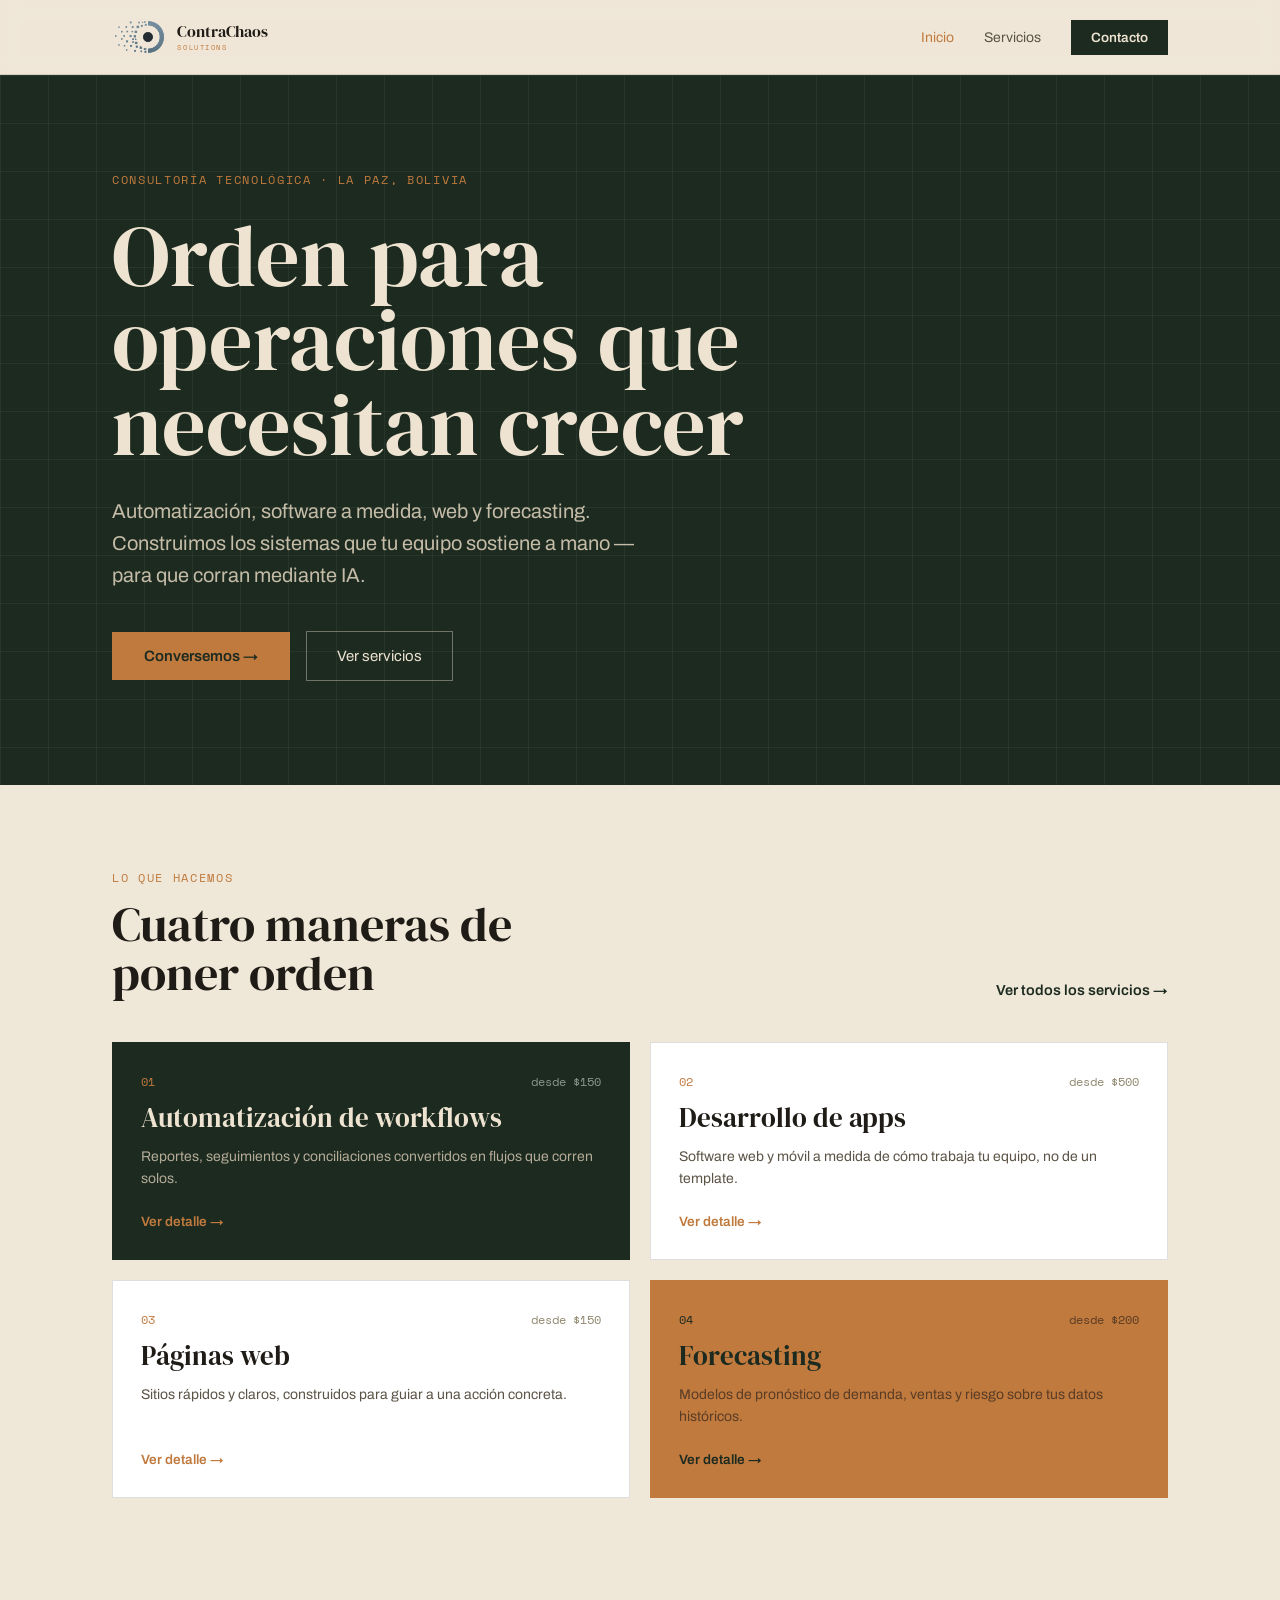
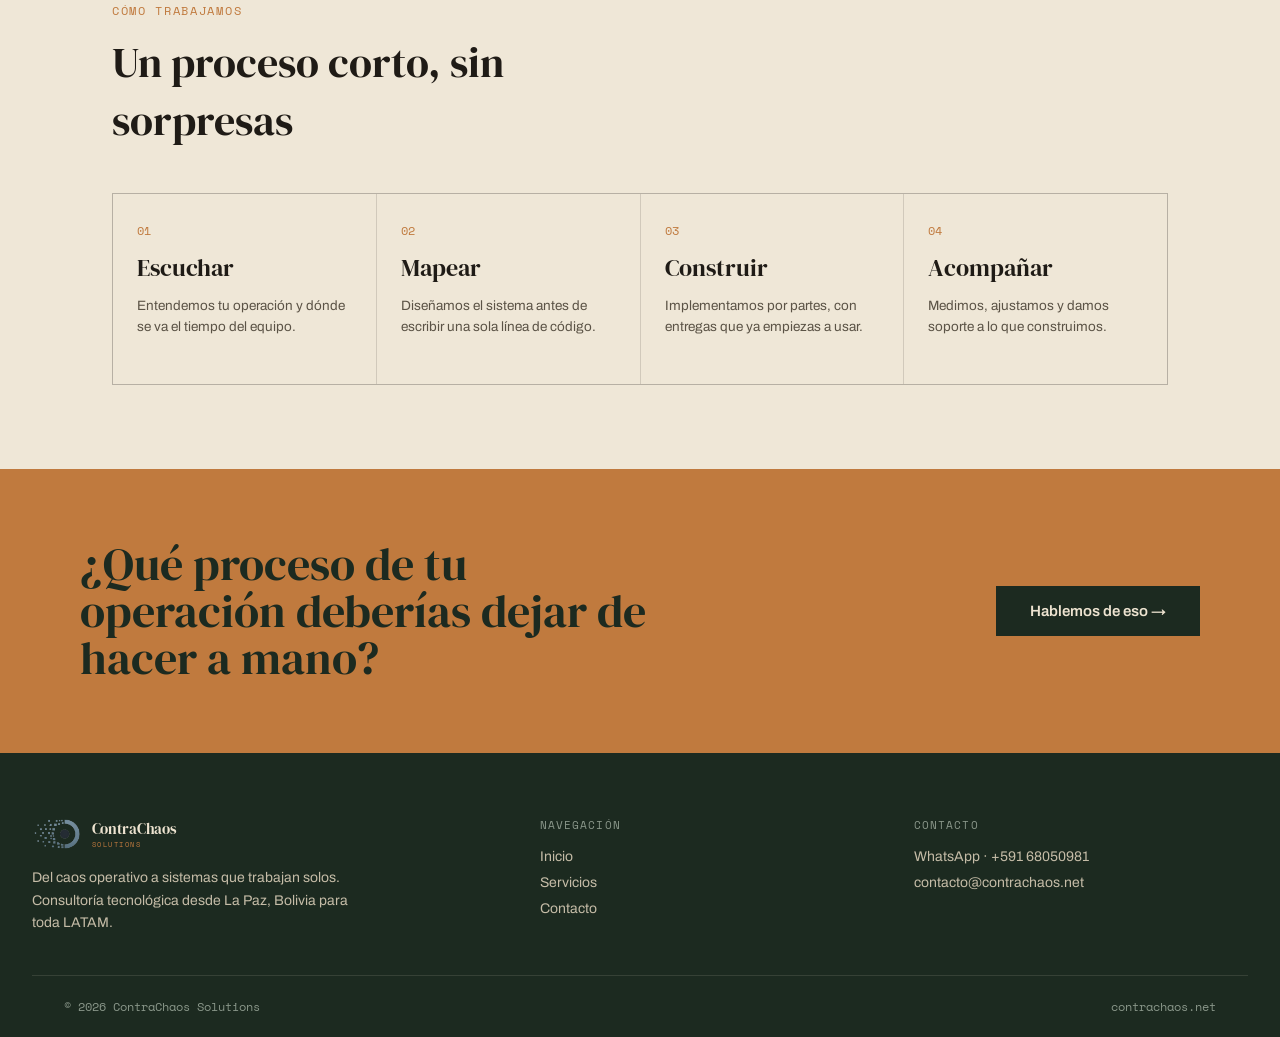
<file: index.html>
<!DOCTYPE html>
<html lang="es">
<head>
  <meta charset="UTF-8">
  <meta name="viewport" content="width=device-width, initial-scale=1.0">
  <title>ContraChaos — Automatización y software en La Paz, Bolivia</title>
  <meta name="description" content="Consultoría tecnológica en La Paz, Bolivia. Automatización de procesos, apps a medida, páginas web y forecasting para pymes que necesitan crecer.">
  <link rel="canonical" href="https://contrachaos.net/">
  <meta property="og:type" content="website">
  <meta property="og:site_name" content="ContraChaos Solutions">
  <meta property="og:locale" content="es_BO">
  <meta property="og:title" content="ContraChaos — Automatización y software en La Paz, Bolivia">
  <meta property="og:description" content="Consultoría tecnológica en La Paz, Bolivia. Automatización de procesos, apps a medida, páginas web y forecasting para pymes que necesitan crecer.">
  <meta property="og:url" content="https://contrachaos.net/">
  <meta property="og:image" content="https://contrachaos.net/img/og-contrachaos.png">
  <meta property="og:image:width" content="1200">
  <meta property="og:image:height" content="630">
  <meta name="twitter:card" content="summary_large_image">
  <meta name="twitter:title" content="ContraChaos — Automatización y software en La Paz, Bolivia">
  <meta name="twitter:description" content="Consultoría tecnológica en La Paz, Bolivia. Automatización de procesos, apps a medida, páginas web y forecasting para pymes que necesitan crecer.">
  <meta name="twitter:image" content="https://contrachaos.net/img/og-contrachaos.png">
  <script type="application/ld+json">{"@context":"https://schema.org","@type":"ProfessionalService","@id":"https://contrachaos.net/#organization","name":"ContraChaos Solutions","url":"https://contrachaos.net/","logo":"https://contrachaos.net/img/logo_contrachaos_transparente.png","image":"https://contrachaos.net/img/og-contrachaos.png","description":"Consultoría tecnológica en La Paz, Bolivia: automatización de workflows, desarrollo de apps a medida, páginas web y forecasting.","email":"contacto@contrachaos.net","telephone":"+59168050981","address":{"@type":"PostalAddress","addressLocality":"La Paz","addressCountry":"BO"},"areaServed":[{"@type":"Country","name":"Bolivia"},{"@type":"Place","name":"Latinoamérica"}],"knowsAbout":["Automatización de procesos","Desarrollo de software a medida","Diseño y desarrollo web","Forecasting y análisis de datos"],"hasOfferCatalog":{"@type":"OfferCatalog","name":"Servicios","itemListElement":[{"@type":"Offer","itemOffered":{"@type":"Service","name":"Automatización de workflows"}},{"@type":"Offer","itemOffered":{"@type":"Service","name":"Desarrollo de apps"}},{"@type":"Offer","itemOffered":{"@type":"Service","name":"Páginas web"}},{"@type":"Offer","itemOffered":{"@type":"Service","name":"Forecasting"}}]}}</script>
  <link rel="preconnect" href="https://fonts.googleapis.com">
  <link rel="preconnect" href="https://fonts.gstatic.com" crossorigin>
  <link href="https://fonts.googleapis.com/css2?family=Archivo:wght@400;500;600;700&family=DM+Serif+Display:ital,wght@0,400;1,400&family=Space+Mono:wght@400;700&display=swap" rel="stylesheet">
  <link rel="stylesheet" href="/css/styles.css">
</head>
<body>
<div class="site-wrap">

  <!-- NAV -->
  <nav class="nav">
    <div class="container nav-inner">
      <a href="/" class="logo">
        <img src="/img/logo_contrachaos_nav.png" alt="ContraChaos Solutions" class="logo-img">
        <span class="logo-wordmark"><span class="logo-name">ContraChaos</span><span class="logo-sub">Solutions</span></span>
      </a>
      <div class="nav-links">
        <a href="/" class="nav-item">Inicio</a>
        <a href="/servicios/" class="nav-item">Servicios</a>
        <a href="/contacto/" class="btn btn-dark nav-cta">Contacto</a>
      </div>
      <button class="nav-hamburger" id="nav-hamburger" aria-label="Menú">
        <span></span><span></span><span></span>
      </button>
    </div>
    <div class="nav-mobile-panel" id="nav-mobile-panel">
      <a href="/" class="nav-mobile-item">Inicio</a>
      <a href="/servicios/" class="nav-mobile-item">Servicios</a>
      <a href="/contacto/" class="nav-mobile-cta">Contacto</a>
    </div>
  </nav>

  <main>
    <div class="page">

      <!-- HERO -->
      <section class="hero-dark">
        <div class="hero-grid-bg"></div>
        <div class="container" style="position:relative;padding-top:96px;padding-bottom:104px;">
          <div data-reveal class="section-tag" style="margin-bottom:26px;">Consultoría tecnológica · La Paz, Bolivia</div>
          <h1 data-reveal style="font-size:clamp(44px,7vw,86px);line-height:.98;margin:0 0 28px;max-width:880px;">Orden para operaciones que necesitan crecer</h1>
          <p data-reveal style="font-size:clamp(16px,2vw,20px);line-height:1.6;color:#c5bca7;max-width:560px;margin:0 0 40px;">Automatización, software a medida, web y forecasting. Construimos los sistemas que tu equipo sostiene a mano — para que corran mediante IA.</p>
          <div data-reveal style="display:flex;gap:16px;flex-wrap:wrap;align-items:center;">
            <a href="/contacto/" class="btn btn-amber">Conversemos →</a>
            <a href="/servicios/" class="btn btn-outline">Ver servicios</a>
          </div>
        </div>
      </section>

      <!-- SERVICIOS PREVIEW -->
      <section style="max-width:1120px;margin:0 auto;padding:84px 32px 40px;">
        <div data-reveal style="display:flex;justify-content:space-between;align-items:flex-end;flex-wrap:wrap;gap:18px;margin-bottom:44px;">
          <div>
            <div class="section-tag">Lo que hacemos</div>
            <h2 style="font-size:clamp(32px,4.5vw,48px);line-height:1.02;max-width:520px;">Cuatro maneras de poner orden</h2>
          </div>
          <a href="/servicios/" class="arrow-link" style="color:#1C2A20;font-size:14.5px;">Ver todos los servicios →</a>
        </div>
        <div class="services-grid">

          <a href="/servicios/automatizacion" data-reveal class="scard" style="text-decoration:none;color:inherit;background:#1C2A20;border:1px solid #1C2A20;padding:30px 28px;display:flex;flex-direction:column;gap:14px;min-height:218px;">
            <div style="display:flex;justify-content:space-between;align-items:center;">
              <span style="font-family:'Space Mono',monospace;font-size:12px;color:#C07A3E;">01</span>
              <span style="font-family:'Space Mono',monospace;font-size:12px;color:#8a978a;">desde $150</span>
            </div>
            <h3 style="font-family:'DM Serif Display',serif;font-size:27px;line-height:1.05;margin:0;font-weight:400;color:#EDE3D0;">Automatización de workflows</h3>
            <p style="font-size:14px;line-height:1.55;margin:0;color:#b5ac98;">Reportes, seguimientos y conciliaciones convertidos en flujos que corren solos.</p>
            <span class="arrow-link" style="margin-top:auto;font-size:13.5px;color:#C07A3E;">Ver detalle →</span>
          </a>

          <a href="/servicios/apps" data-reveal class="scard" style="text-decoration:none;color:inherit;background:#fff;border:1px solid rgba(31,27,22,.14);padding:30px 28px;display:flex;flex-direction:column;gap:14px;min-height:218px;">
            <div style="display:flex;justify-content:space-between;align-items:center;">
              <span style="font-family:'Space Mono',monospace;font-size:12px;color:#C07A3E;">02</span>
              <span style="font-family:'Space Mono',monospace;font-size:12px;color:#90876f;">desde $500</span>
            </div>
            <h3 style="font-family:'DM Serif Display',serif;font-size:27px;line-height:1.05;margin:0;font-weight:400;color:#1F1B16;">Desarrollo de apps</h3>
            <p style="font-size:14px;line-height:1.55;margin:0;color:#5b5346;">Software web y móvil a medida de cómo trabaja tu equipo, no de un template.</p>
            <span class="arrow-link" style="margin-top:auto;font-size:13.5px;color:#C07A3E;">Ver detalle →</span>
          </a>

          <a href="/servicios/web" data-reveal class="scard" style="text-decoration:none;color:inherit;background:#fff;border:1px solid rgba(31,27,22,.14);padding:30px 28px;display:flex;flex-direction:column;gap:14px;min-height:218px;">
            <div style="display:flex;justify-content:space-between;align-items:center;">
              <span style="font-family:'Space Mono',monospace;font-size:12px;color:#C07A3E;">03</span>
              <span style="font-family:'Space Mono',monospace;font-size:12px;color:#90876f;">desde $150</span>
            </div>
            <h3 style="font-family:'DM Serif Display',serif;font-size:27px;line-height:1.05;margin:0;font-weight:400;color:#1F1B16;">Páginas web</h3>
            <p style="font-size:14px;line-height:1.55;margin:0;color:#5b5346;">Sitios rápidos y claros, construidos para guiar a una acción concreta.</p>
            <span class="arrow-link" style="margin-top:auto;font-size:13.5px;color:#C07A3E;">Ver detalle →</span>
          </a>

          <a href="/servicios/forecasting" data-reveal class="scard" style="text-decoration:none;color:inherit;background:#C07A3E;border:1px solid #C07A3E;padding:30px 28px;display:flex;flex-direction:column;gap:14px;min-height:218px;">
            <div style="display:flex;justify-content:space-between;align-items:center;">
              <span style="font-family:'Space Mono',monospace;font-size:12px;color:#1C2A20;">04</span>
              <span style="font-family:'Space Mono',monospace;font-size:12px;color:#5a3c25;">desde $200</span>
            </div>
            <h3 style="font-family:'DM Serif Display',serif;font-size:27px;line-height:1.05;margin:0;font-weight:400;color:#1C2A20;">Forecasting</h3>
            <p style="font-size:14px;line-height:1.55;margin:0;color:#5a3c25;">Modelos de pronóstico de demanda, ventas y riesgo sobre tus datos históricos.</p>
            <span class="arrow-link" style="margin-top:auto;font-size:13.5px;color:#1C2A20;">Ver detalle →</span>
          </a>

        </div>
      </section>

      <!-- PROCESO -->
      <section style="max-width:1120px;margin:0 auto;padding:64px 32px 84px;">
        <div data-reveal class="section-tag">Cómo trabajamos</div>
        <h2 data-reveal style="font-size:clamp(30px,4vw,42px);margin:0 0 44px;max-width:560px;">Un proceso corto, sin sorpresas</h2>
        <div class="process-grid">
          <div data-reveal class="process-step">
            <span style="font-family:'Space Mono',monospace;font-size:12px;color:#C07A3E;">01</span>
            <h4 style="font-family:'DM Serif Display',serif;font-size:24px;margin:0;font-weight:400;">Escuchar</h4>
            <p style="font-size:13.5px;line-height:1.55;color:#5b5346;margin:0;">Entendemos tu operación y dónde se va el tiempo del equipo.</p>
          </div>
          <div data-reveal class="process-step">
            <span style="font-family:'Space Mono',monospace;font-size:12px;color:#C07A3E;">02</span>
            <h4 style="font-family:'DM Serif Display',serif;font-size:24px;margin:0;font-weight:400;">Mapear</h4>
            <p style="font-size:13.5px;line-height:1.55;color:#5b5346;margin:0;">Diseñamos el sistema antes de escribir una sola línea de código.</p>
          </div>
          <div data-reveal class="process-step">
            <span style="font-family:'Space Mono',monospace;font-size:12px;color:#C07A3E;">03</span>
            <h4 style="font-family:'DM Serif Display',serif;font-size:24px;margin:0;font-weight:400;">Construir</h4>
            <p style="font-size:13.5px;line-height:1.55;color:#5b5346;margin:0;">Implementamos por partes, con entregas que ya empiezas a usar.</p>
          </div>
          <div data-reveal class="process-step">
            <span style="font-family:'Space Mono',monospace;font-size:12px;color:#C07A3E;">04</span>
            <h4 style="font-family:'DM Serif Display',serif;font-size:24px;margin:0;font-weight:400;">Acompañar</h4>
            <p style="font-size:13.5px;line-height:1.55;color:#5b5346;margin:0;">Medimos, ajustamos y damos soporte a lo que construimos.</p>
          </div>
        </div>
      </section>

      <!-- CTA BAND -->
      <section class="cta-band">
        <div class="container cta-band-inner">
          <h2 data-reveal style="font-size:clamp(30px,4.4vw,46px);line-height:1.02;max-width:600px;">¿Qué proceso de tu operación deberías dejar de hacer a mano?</h2>
          <a href="/contacto/" class="btn btn-dark-lg">Hablemos de eso →</a>
        </div>
      </section>

    </div>
  </main>

  <!-- FOOTER -->
  <footer class="footer">
    <div class="footer-inner">
      <div class="footer-grid">
        <div>
          <div class="footer-logo">
          <img src="/img/logo_contrachaos_transparente.png" alt="ContraChaos Solutions" class="logo-img-footer">
          <span class="logo-wordmark"><span class="logo-name">ContraChaos</span><span class="logo-sub">Solutions</span></span>
        </div>
          <p class="footer-desc">Del caos operativo a sistemas que trabajan solos. Consultoría tecnológica desde La Paz, Bolivia para toda LATAM.</p>
        </div>
        <div>
          <div class="footer-col-head">Navegación</div>
          <div class="footer-nav">
            <a href="/" class="footer-link">Inicio</a>
            <a href="/servicios/" class="footer-link">Servicios</a>
            <a href="/contacto/" class="footer-link">Contacto</a>
          </div>
        </div>
        <div>
          <div class="footer-col-head">Contacto</div>
          <div class="footer-nav">
            <a href="https://wa.me/59168050981" class="footer-link">WhatsApp · +591 68050981</a>
            <a href="mailto:contacto@contrachaos.net" class="footer-link">contacto@contrachaos.net</a>
          </div>
        </div>
      </div>
      <div class="footer-bottom">
        <span>© 2026 ContraChaos Solutions</span>
        <span>contrachaos.net</span>
      </div>
    </div>
  </footer>

</div>
<script src="/js/main.js"></script>
</body>
</html>
</file>
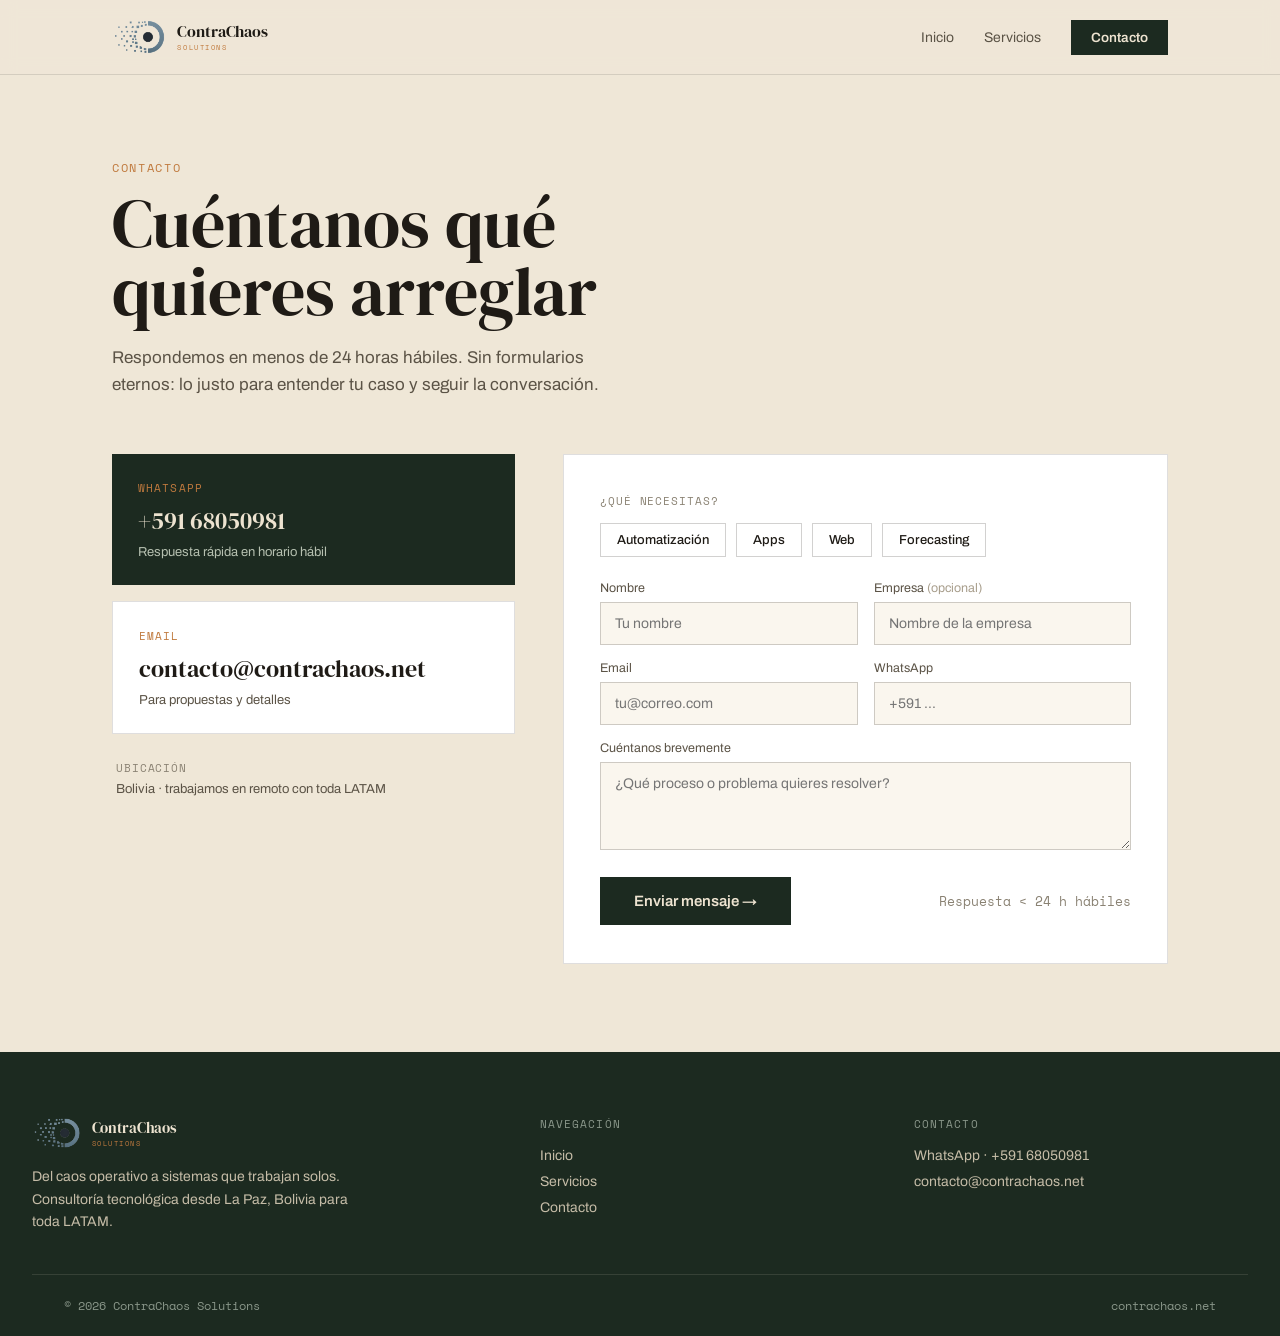
<file: contacto/index.html>
<!DOCTYPE html>
<html lang="es">
<head>
  <meta charset="UTF-8">
  <meta name="viewport" content="width=device-width, initial-scale=1.0">
  <title>Contacto — ContraChaos Solutions | La Paz, Bolivia</title>
  <meta name="description" content="Cuéntanos qué quieres arreglar. Escríbenos desde La Paz, Bolivia por formulario o WhatsApp y respondemos en menos de 24 horas hábiles.">
  <link rel="canonical" href="https://contrachaos.net/contacto/">
  <meta property="og:type" content="website">
  <meta property="og:site_name" content="ContraChaos Solutions">
  <meta property="og:locale" content="es_BO">
  <meta property="og:title" content="Contacto — ContraChaos Solutions | La Paz, Bolivia">
  <meta property="og:description" content="Cuéntanos qué quieres arreglar. Escríbenos desde La Paz, Bolivia por formulario o WhatsApp y respondemos en menos de 24 horas hábiles.">
  <meta property="og:url" content="https://contrachaos.net/contacto/">
  <meta property="og:image" content="https://contrachaos.net/img/og-contrachaos.png">
  <meta property="og:image:width" content="1200">
  <meta property="og:image:height" content="630">
  <meta name="twitter:card" content="summary_large_image">
  <meta name="twitter:title" content="Contacto — ContraChaos Solutions | La Paz, Bolivia">
  <meta name="twitter:description" content="Cuéntanos qué quieres arreglar. Escríbenos desde La Paz, Bolivia por formulario o WhatsApp y respondemos en menos de 24 horas hábiles.">
  <meta name="twitter:image" content="https://contrachaos.net/img/og-contrachaos.png">
  <link rel="preconnect" href="https://fonts.googleapis.com">
  <link rel="preconnect" href="https://fonts.gstatic.com" crossorigin>
  <link href="https://fonts.googleapis.com/css2?family=Archivo:wght@400;500;600;700&family=DM+Serif+Display:ital,wght@0,400;1,400&family=Space+Mono:wght@400;700&display=swap" rel="stylesheet">
  <link rel="stylesheet" href="/css/styles.css">
</head>
<body>
<div class="site-wrap">

  <!-- NAV -->
  <nav class="nav">
    <div class="container nav-inner">
      <a href="/" class="logo">
        <img src="/img/logo_contrachaos_nav.png" alt="ContraChaos Solutions" class="logo-img">
        <span class="logo-wordmark"><span class="logo-name">ContraChaos</span><span class="logo-sub">Solutions</span></span>
      </a>
      <div class="nav-links">
        <a href="/" class="nav-item">Inicio</a>
        <a href="/servicios/" class="nav-item">Servicios</a>
        <a href="/contacto/" class="btn btn-dark nav-cta">Contacto</a>
      </div>
      <button class="nav-hamburger" id="nav-hamburger" aria-label="Menú">
        <span></span><span></span><span></span>
      </button>
    </div>
    <div class="nav-mobile-panel" id="nav-mobile-panel">
      <a href="/" class="nav-mobile-item">Inicio</a>
      <a href="/servicios/" class="nav-mobile-item">Servicios</a>
      <a href="/contacto/" class="nav-mobile-cta">Contacto</a>
    </div>
  </nav>

  <main>
    <div class="page">
      <section style="max-width:1120px;margin:0 auto;padding:84px 32px 88px;">

        <div data-reveal class="section-tag">Contacto</div>
        <h1 data-reveal style="font-size:clamp(40px,6vw,68px);line-height:1.0;margin:0 0 18px;max-width:620px;">Cuéntanos qué quieres arreglar</h1>
        <p data-reveal style="font-size:17px;line-height:1.6;color:#5b5346;max-width:500px;margin:0 0 56px;">Respondemos en menos de 24 horas hábiles. Sin formularios eternos: lo justo para entender tu caso y seguir la conversación.</p>

        <div class="contact-grid">

          <!-- CANALES DIRECTOS -->
          <div data-reveal class="contact-channels">
            <a href="https://wa.me/59168050981" class="channel-card channel-card-dark scard">
              <span class="channel-label">WhatsApp</span>
              <span class="channel-value">+591 68050981</span>
              <span class="channel-meta-dark">Respuesta rápida en horario hábil</span>
            </a>
            <a href="mailto:contacto@contrachaos.net" class="channel-card channel-card-light scard">
              <span class="channel-label">Email</span>
              <span class="channel-value">contacto@contrachaos.net</span>
              <span class="channel-meta-light">Para propuestas y detalles</span>
            </a>
            <div class="contact-location">
              <span style="font-family:'Space Mono',monospace;font-size:11px;letter-spacing:.08em;text-transform:uppercase;color:#8a8273;">Ubicación</span><br>
              Bolivia · trabajamos en remoto con toda LATAM
            </div>
          </div>

          <!-- FORMULARIO -->
          <div data-reveal class="contact-form-box">
            <form id="contact-form">
              <!-- IMPORTANTE: reemplaza NUEVO_ACCESS_KEY_CONTACTO con tu segundo access key de Web3Forms -->
              <input type="hidden" name="access_key" value="73c7b378-d5a3-476c-9cb5-faffe801a14d">
              <input type="hidden" name="subject" value="Nuevo contacto desde contrachaos.net">
              <input type="hidden" name="from_name" value="ContraChaos — Formulario de contacto">
              <input type="hidden" id="selected-service" name="servicio_interes" value="">

              <div style="margin-bottom:24px;">
                <label class="form-label-mono">¿Qué necesitas?</label>
                <div class="pills">
                  <button type="button" class="pill" data-svc="Automatización de workflows">Automatización</button>
                  <button type="button" class="pill" data-svc="Desarrollo de apps">Apps</button>
                  <button type="button" class="pill" data-svc="Páginas web">Web</button>
                  <button type="button" class="pill" data-svc="Forecasting">Forecasting</button>
                </div>
              </div>

              <div class="form-grid-2" style="margin-bottom:16px;">
                <div>
                  <label class="form-label">Nombre</label>
                  <input class="form-input" type="text" name="nombre" placeholder="Tu nombre" required>
                </div>
                <div>
                  <label class="form-label">Empresa <span class="form-optional">(opcional)</span></label>
                  <input class="form-input" type="text" name="empresa" placeholder="Nombre de la empresa">
                </div>
              </div>

              <div class="form-grid-2" style="margin-bottom:16px;">
                <div>
                  <label class="form-label">Email</label>
                  <input class="form-input" type="email" name="email" placeholder="tu@correo.com" required>
                </div>
                <div>
                  <label class="form-label">WhatsApp</label>
                  <input class="form-input" type="text" name="whatsapp" placeholder="+591 ...">
                </div>
              </div>

              <div style="margin-bottom:24px;">
                <label class="form-label">Cuéntanos brevemente</label>
                <textarea class="form-textarea" name="mensaje" rows="4" placeholder="¿Qué proceso o problema quieres resolver?"></textarea>
              </div>

              <div class="form-row">
                <button type="submit" class="btn btn-dark submit-btn" style="padding:16px 34px;font-size:15px;font-weight:600;">Enviar mensaje →</button>
                <span class="form-note">Respuesta &lt; 24 h hábiles</span>
              </div>
            </form>
          </div>

        </div>
      </section>
    </div>
  </main>

  <!-- FOOTER -->
  <footer class="footer">
    <div class="footer-inner">
      <div class="footer-grid">
        <div>
          <div class="footer-logo">
          <img src="/img/logo_contrachaos_transparente.png" alt="ContraChaos Solutions" class="logo-img-footer">
          <span class="logo-wordmark"><span class="logo-name">ContraChaos</span><span class="logo-sub">Solutions</span></span>
        </div>
          <p class="footer-desc">Del caos operativo a sistemas que trabajan solos. Consultoría tecnológica desde La Paz, Bolivia para toda LATAM.</p>
        </div>
        <div>
          <div class="footer-col-head">Navegación</div>
          <div class="footer-nav">
            <a href="/" class="footer-link">Inicio</a>
            <a href="/servicios/" class="footer-link">Servicios</a>
            <a href="/contacto/" class="footer-link">Contacto</a>
          </div>
        </div>
        <div>
          <div class="footer-col-head">Contacto</div>
          <div class="footer-nav">
            <a href="https://wa.me/59168050981" class="footer-link">WhatsApp · +591 68050981</a>
            <a href="mailto:contacto@contrachaos.net" class="footer-link">contacto@contrachaos.net</a>
          </div>
        </div>
      </div>
      <div class="footer-bottom">
        <span>© 2026 ContraChaos Solutions</span>
        <span>contrachaos.net</span>
      </div>
    </div>
  </footer>

</div>
<script src="/js/main.js"></script>
</body>
</html>
</file>
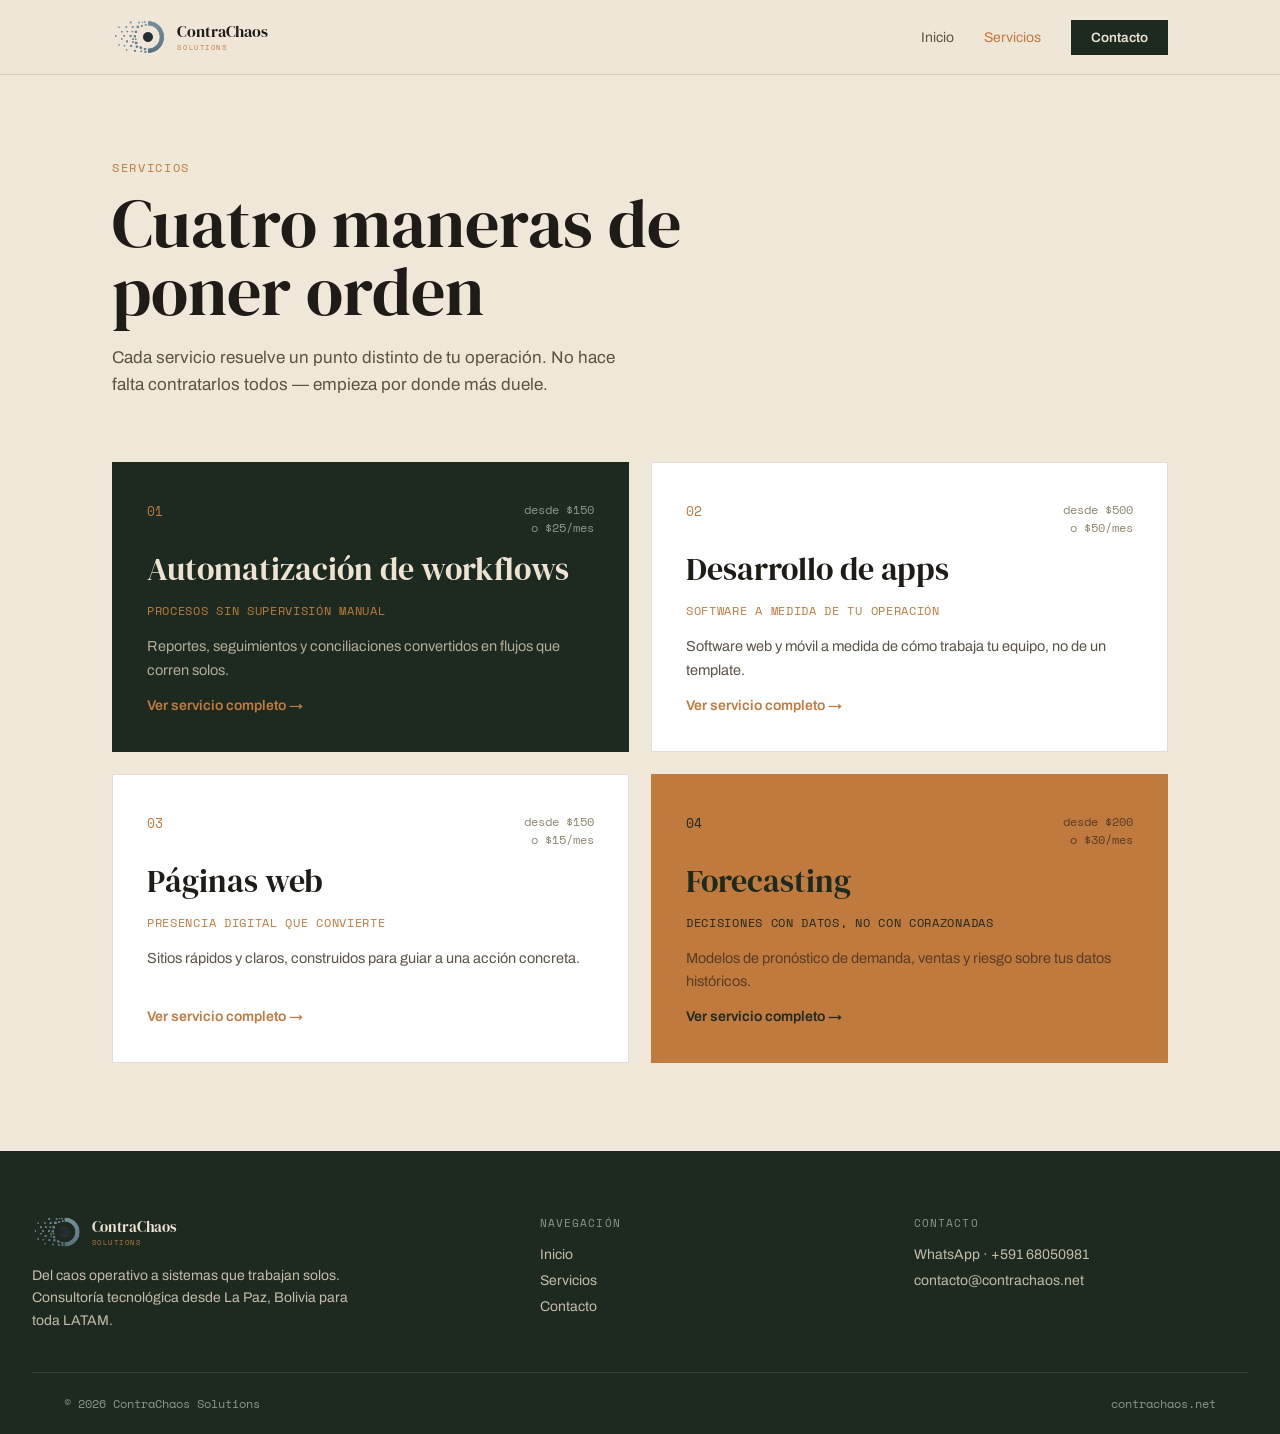
<file: servicios/index.html>
<!DOCTYPE html>
<html lang="es">
<head>
  <meta charset="UTF-8">
  <meta name="viewport" content="width=device-width, initial-scale=1.0">
  <title>Servicios de automatización, apps y web — ContraChaos</title>
  <meta name="description" content="Cuatro servicios para poner orden en tu operación desde La Paz, Bolivia: automatización de workflows, desarrollo de apps, páginas web y forecasting.">
  <link rel="canonical" href="https://contrachaos.net/servicios/">
  <meta property="og:type" content="website">
  <meta property="og:site_name" content="ContraChaos Solutions">
  <meta property="og:locale" content="es_BO">
  <meta property="og:title" content="Servicios de automatización, apps y web — ContraChaos">
  <meta property="og:description" content="Cuatro servicios para poner orden en tu operación desde La Paz, Bolivia: automatización de workflows, desarrollo de apps, páginas web y forecasting.">
  <meta property="og:url" content="https://contrachaos.net/servicios/">
  <meta property="og:image" content="https://contrachaos.net/img/og-contrachaos.png">
  <meta property="og:image:width" content="1200">
  <meta property="og:image:height" content="630">
  <meta name="twitter:card" content="summary_large_image">
  <meta name="twitter:title" content="Servicios de automatización, apps y web — ContraChaos">
  <meta name="twitter:description" content="Cuatro servicios para poner orden en tu operación desde La Paz, Bolivia: automatización de workflows, desarrollo de apps, páginas web y forecasting.">
  <meta name="twitter:image" content="https://contrachaos.net/img/og-contrachaos.png">
  <link rel="preconnect" href="https://fonts.googleapis.com">
  <link rel="preconnect" href="https://fonts.gstatic.com" crossorigin>
  <link href="https://fonts.googleapis.com/css2?family=Archivo:wght@400;500;600;700&family=DM+Serif+Display:ital,wght@0,400;1,400&family=Space+Mono:wght@400;700&display=swap" rel="stylesheet">
  <link rel="stylesheet" href="/css/styles.css">
</head>
<body>
<div class="site-wrap">

  <!-- NAV -->
  <nav class="nav">
    <div class="container nav-inner">
      <a href="/" class="logo">
        <img src="/img/logo_contrachaos_nav.png" alt="ContraChaos Solutions" class="logo-img">
        <span class="logo-wordmark"><span class="logo-name">ContraChaos</span><span class="logo-sub">Solutions</span></span>
      </a>
      <div class="nav-links">
        <a href="/" class="nav-item">Inicio</a>
        <a href="/servicios/" class="nav-item">Servicios</a>
        <a href="/contacto/" class="btn btn-dark nav-cta">Contacto</a>
      </div>
      <button class="nav-hamburger" id="nav-hamburger" aria-label="Menú">
        <span></span><span></span><span></span>
      </button>
    </div>
    <div class="nav-mobile-panel" id="nav-mobile-panel">
      <a href="/" class="nav-mobile-item">Inicio</a>
      <a href="/servicios/" class="nav-mobile-item">Servicios</a>
      <a href="/contacto/" class="nav-mobile-cta">Contacto</a>
    </div>
  </nav>

  <main>
    <div class="page">

      <!-- HEADER -->
      <section style="max-width:1120px;margin:0 auto;padding:84px 32px 28px;">
        <div data-reveal class="section-tag">Servicios</div>
        <h1 data-reveal style="font-size:clamp(40px,6vw,68px);line-height:1.0;margin:0 0 18px;max-width:640px;">Cuatro maneras de poner orden</h1>
        <p data-reveal style="font-size:17px;line-height:1.6;color:#5b5346;max-width:520px;margin:0;">Cada servicio resuelve un punto distinto de tu operación. No hace falta contratarlos todos — empieza por donde más duele.</p>
      </section>

      <!-- CARDS GRID -->
      <section style="max-width:1120px;margin:0 auto;padding:36px 32px 88px;">
        <div class="services-grid-lg">

          <a href="/servicios/automatizacion" data-reveal class="scard" style="text-decoration:none;color:inherit;background:#1C2A20;border:1px solid #1C2A20;padding:38px 34px;display:flex;flex-direction:column;gap:16px;min-height:280px;">
            <div style="display:flex;justify-content:space-between;align-items:flex-start;">
              <span style="font-family:'Space Mono',monospace;font-size:13px;color:#C07A3E;">01</span>
              <span style="font-family:'Space Mono',monospace;font-size:12px;color:#8a978a;text-align:right;line-height:1.5;">desde $150<br>o $25/mes</span>
            </div>
            <h2 style="font-family:'DM Serif Display',serif;font-size:32px;line-height:1.03;margin:0;font-weight:400;color:#EDE3D0;">Automatización de workflows</h2>
            <div style="font-family:'Space Mono',monospace;font-size:11.5px;letter-spacing:.06em;text-transform:uppercase;color:#C07A3E;">Procesos sin supervisión manual</div>
            <p style="font-size:14.5px;line-height:1.6;margin:0;color:#b5ac98;">Reportes, seguimientos y conciliaciones convertidos en flujos que corren solos.</p>
            <span class="arrow-link" style="margin-top:auto;font-size:14px;color:#C07A3E;">Ver servicio completo →</span>
          </a>

          <a href="/servicios/apps" data-reveal class="scard" style="text-decoration:none;color:inherit;background:#fff;border:1px solid rgba(31,27,22,.14);padding:38px 34px;display:flex;flex-direction:column;gap:16px;min-height:280px;">
            <div style="display:flex;justify-content:space-between;align-items:flex-start;">
              <span style="font-family:'Space Mono',monospace;font-size:13px;color:#C07A3E;">02</span>
              <span style="font-family:'Space Mono',monospace;font-size:12px;color:#90876f;text-align:right;line-height:1.5;">desde $500<br>o $50/mes</span>
            </div>
            <h2 style="font-family:'DM Serif Display',serif;font-size:32px;line-height:1.03;margin:0;font-weight:400;color:#1F1B16;">Desarrollo de apps</h2>
            <div style="font-family:'Space Mono',monospace;font-size:11.5px;letter-spacing:.06em;text-transform:uppercase;color:#C07A3E;">Software a medida de tu operación</div>
            <p style="font-size:14.5px;line-height:1.6;margin:0;color:#5b5346;">Software web y móvil a medida de cómo trabaja tu equipo, no de un template.</p>
            <span class="arrow-link" style="margin-top:auto;font-size:14px;color:#C07A3E;">Ver servicio completo →</span>
          </a>

          <a href="/servicios/web" data-reveal class="scard" style="text-decoration:none;color:inherit;background:#fff;border:1px solid rgba(31,27,22,.14);padding:38px 34px;display:flex;flex-direction:column;gap:16px;min-height:280px;">
            <div style="display:flex;justify-content:space-between;align-items:flex-start;">
              <span style="font-family:'Space Mono',monospace;font-size:13px;color:#C07A3E;">03</span>
              <span style="font-family:'Space Mono',monospace;font-size:12px;color:#90876f;text-align:right;line-height:1.5;">desde $150<br>o $15/mes</span>
            </div>
            <h2 style="font-family:'DM Serif Display',serif;font-size:32px;line-height:1.03;margin:0;font-weight:400;color:#1F1B16;">Páginas web</h2>
            <div style="font-family:'Space Mono',monospace;font-size:11.5px;letter-spacing:.06em;text-transform:uppercase;color:#C07A3E;">Presencia digital que convierte</div>
            <p style="font-size:14.5px;line-height:1.6;margin:0;color:#5b5346;">Sitios rápidos y claros, construidos para guiar a una acción concreta.</p>
            <span class="arrow-link" style="margin-top:auto;font-size:14px;color:#C07A3E;">Ver servicio completo →</span>
          </a>

          <a href="/servicios/forecasting" data-reveal class="scard" style="text-decoration:none;color:inherit;background:#C07A3E;border:1px solid #C07A3E;padding:38px 34px;display:flex;flex-direction:column;gap:16px;min-height:280px;">
            <div style="display:flex;justify-content:space-between;align-items:flex-start;">
              <span style="font-family:'Space Mono',monospace;font-size:13px;color:#1C2A20;">04</span>
              <span style="font-family:'Space Mono',monospace;font-size:12px;color:#5a3c25;text-align:right;line-height:1.5;">desde $200<br>o $30/mes</span>
            </div>
            <h2 style="font-family:'DM Serif Display',serif;font-size:32px;line-height:1.03;margin:0;font-weight:400;color:#1C2A20;">Forecasting</h2>
            <div style="font-family:'Space Mono',monospace;font-size:11.5px;letter-spacing:.06em;text-transform:uppercase;color:#1C2A20;">Decisiones con datos, no con corazonadas</div>
            <p style="font-size:14.5px;line-height:1.6;margin:0;color:#5a3c25;">Modelos de pronóstico de demanda, ventas y riesgo sobre tus datos históricos.</p>
            <span class="arrow-link" style="margin-top:auto;font-size:14px;color:#1C2A20;">Ver servicio completo →</span>
          </a>

        </div>
      </section>

    </div>
  </main>

  <!-- FOOTER -->
  <footer class="footer">
    <div class="footer-inner">
      <div class="footer-grid">
        <div>
          <div class="footer-logo">
          <img src="/img/logo_contrachaos_transparente.png" alt="ContraChaos Solutions" class="logo-img-footer">
          <span class="logo-wordmark"><span class="logo-name">ContraChaos</span><span class="logo-sub">Solutions</span></span>
        </div>
          <p class="footer-desc">Del caos operativo a sistemas que trabajan solos. Consultoría tecnológica desde La Paz, Bolivia para toda LATAM.</p>
        </div>
        <div>
          <div class="footer-col-head">Navegación</div>
          <div class="footer-nav">
            <a href="/" class="footer-link">Inicio</a>
            <a href="/servicios/" class="footer-link">Servicios</a>
            <a href="/contacto/" class="footer-link">Contacto</a>
          </div>
        </div>
        <div>
          <div class="footer-col-head">Contacto</div>
          <div class="footer-nav">
            <a href="https://wa.me/59168050981" class="footer-link">WhatsApp · +591 68050981</a>
            <a href="mailto:contacto@contrachaos.net" class="footer-link">contacto@contrachaos.net</a>
          </div>
        </div>
      </div>
      <div class="footer-bottom">
        <span>© 2026 ContraChaos Solutions</span>
        <span>contrachaos.net</span>
      </div>
    </div>
  </footer>

</div>
<script src="/js/main.js"></script>
</body>
</html>
</file>
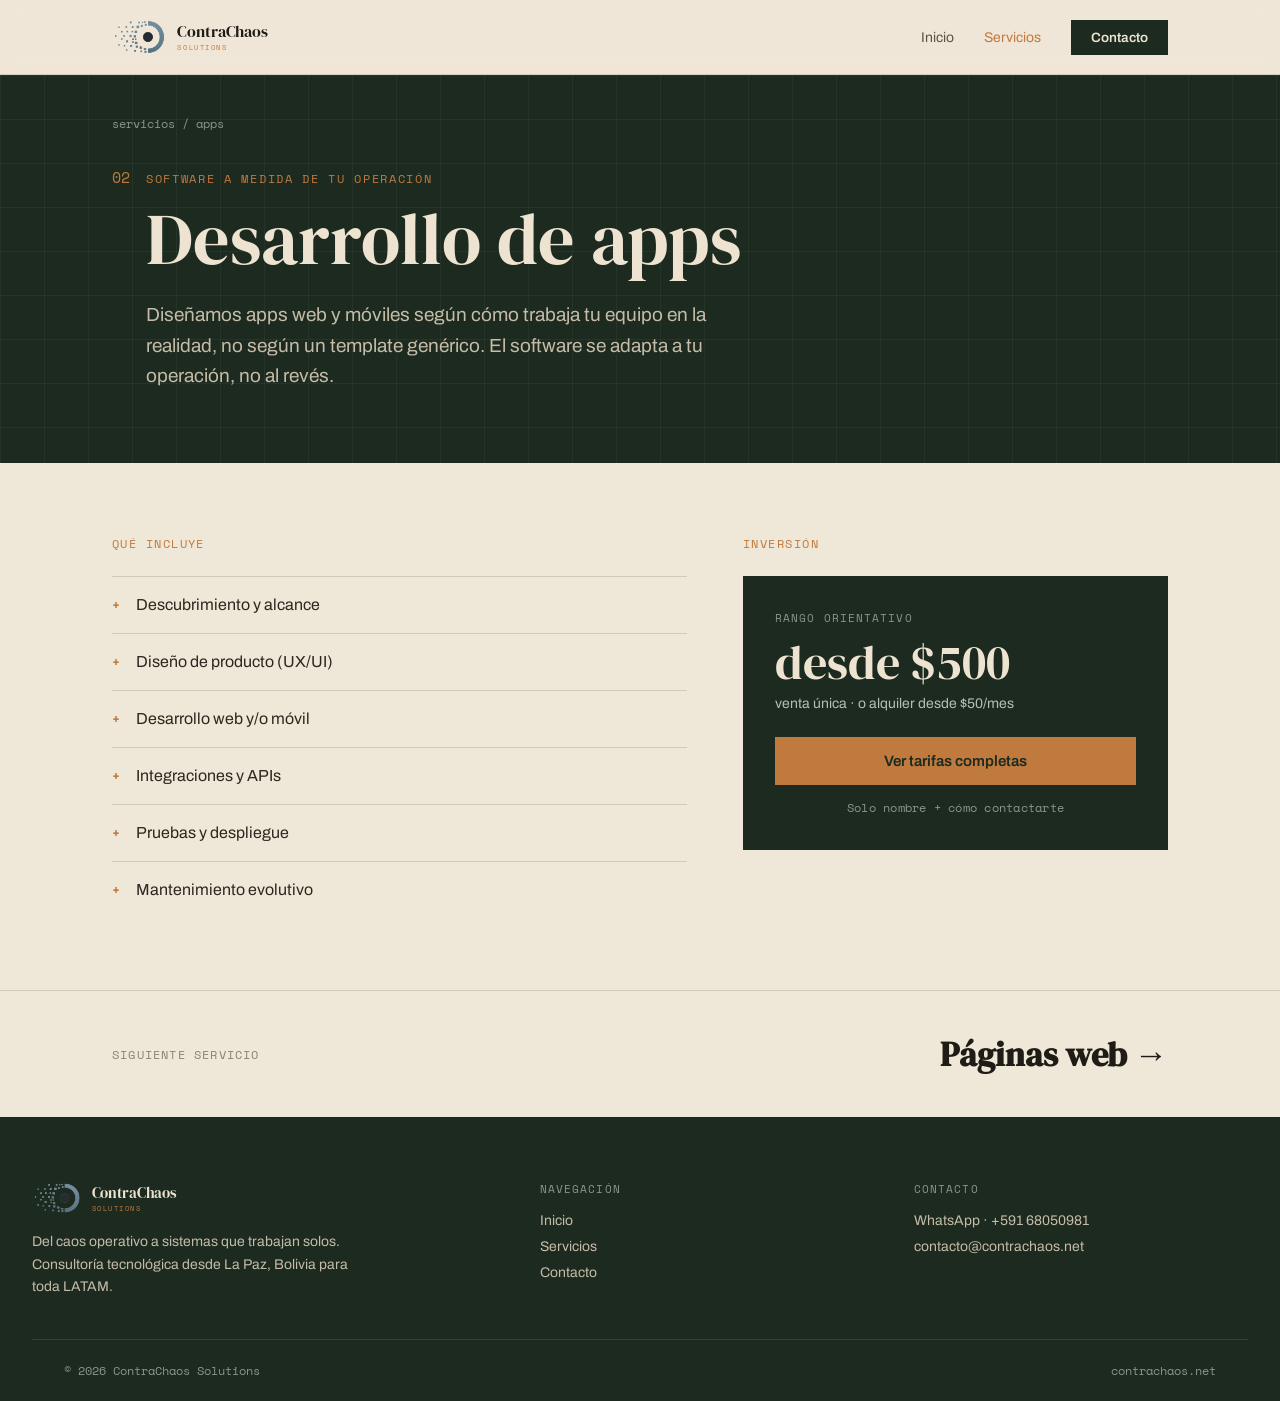
<file: servicios/apps.html>
<!DOCTYPE html>
<html lang="es">
<head>
  <meta charset="UTF-8">
  <meta name="viewport" content="width=device-width, initial-scale=1.0">
  <title>Desarrollo de apps a medida en Bolivia — ContraChaos Solutions</title>
  <meta name="description" content="Diseñamos apps web y móviles según cómo trabaja tu equipo en la realidad, no según un template genérico. El software se adapta a tu operación, no al revés.">
  <link rel="canonical" href="https://contrachaos.net/servicios/apps">
  <meta property="og:type" content="website">
  <meta property="og:site_name" content="ContraChaos Solutions">
  <meta property="og:locale" content="es_BO">
  <meta property="og:title" content="Desarrollo de apps a medida en Bolivia — ContraChaos Solutions">
  <meta property="og:description" content="Diseñamos apps web y móviles según cómo trabaja tu equipo en la realidad, no según un template genérico. El software se adapta a tu operación, no al revés.">
  <meta property="og:url" content="https://contrachaos.net/servicios/apps">
  <meta property="og:image" content="https://contrachaos.net/img/og-contrachaos.png">
  <meta property="og:image:width" content="1200">
  <meta property="og:image:height" content="630">
  <meta name="twitter:card" content="summary_large_image">
  <meta name="twitter:title" content="Desarrollo de apps a medida en Bolivia — ContraChaos Solutions">
  <meta name="twitter:description" content="Diseñamos apps web y móviles según cómo trabaja tu equipo en la realidad, no según un template genérico. El software se adapta a tu operación, no al revés.">
  <meta name="twitter:image" content="https://contrachaos.net/img/og-contrachaos.png">
  <script type="application/ld+json">{"@context":"https://schema.org","@graph":[{"@type":"Service","name":"Desarrollo de apps","serviceType":"Desarrollo de software a medida","description":"Diseñamos apps web y móviles según cómo trabaja tu equipo en la realidad, no según un template genérico. El software se adapta a tu operación, no al revés.","url":"https://contrachaos.net/servicios/apps","provider":{"@type":"ProfessionalService","name":"ContraChaos Solutions","url":"https://contrachaos.net/"},"areaServed":{"@type":"Country","name":"Bolivia"}},{"@type":"BreadcrumbList","itemListElement":[{"@type":"ListItem","position":1,"name":"Inicio","item":"https://contrachaos.net/"},{"@type":"ListItem","position":2,"name":"Servicios","item":"https://contrachaos.net/servicios/"},{"@type":"ListItem","position":3,"name":"Desarrollo de apps","item":"https://contrachaos.net/servicios/apps"}]}]}</script>
  <link rel="preconnect" href="https://fonts.googleapis.com">
  <link rel="preconnect" href="https://fonts.gstatic.com" crossorigin>
  <link href="https://fonts.googleapis.com/css2?family=Archivo:wght@400;500;600;700&family=DM+Serif+Display:ital,wght@0,400;1,400&family=Space+Mono:wght@400;700&display=swap" rel="stylesheet">
  <link rel="stylesheet" href="/css/styles.css">
</head>
<body>
<div class="site-wrap">

  <!-- NAV -->
  <nav class="nav">
    <div class="container nav-inner">
      <a href="/" class="logo">
        <img src="/img/logo_contrachaos_nav.png" alt="ContraChaos Solutions" class="logo-img">
        <span class="logo-wordmark"><span class="logo-name">ContraChaos</span><span class="logo-sub">Solutions</span></span>
      </a>
      <div class="nav-links">
        <a href="/" class="nav-item">Inicio</a>
        <a href="/servicios/" class="nav-item">Servicios</a>
        <a href="/contacto/" class="btn btn-dark nav-cta">Contacto</a>
      </div>
      <button class="nav-hamburger" id="nav-hamburger" aria-label="Menú">
        <span></span><span></span><span></span>
      </button>
    </div>
    <div class="nav-mobile-panel" id="nav-mobile-panel">
      <a href="/" class="nav-mobile-item">Inicio</a>
      <a href="/servicios/" class="nav-mobile-item">Servicios</a>
      <a href="/contacto/" class="nav-mobile-cta">Contacto</a>
    </div>
  </nav>

  <main>
    <div class="page">

      <!-- HERO -->
      <section class="hero-dark">
        <div class="hero-grid-bg-sm"></div>
        <div class="container" style="position:relative;padding-top:40px;padding-bottom:72px;">
          <div class="breadcrumb">
            <a href="/servicios/">servicios</a>
            <span class="sep"> / </span>
            <span class="current">apps</span>
          </div>
          <div style="display:flex;gap:16px;align-items:baseline;">
            <span style="font-family:'Space Mono',monospace;font-size:15px;color:#C07A3E;">02</span>
            <div>
              <div class="section-tag" style="margin-bottom:16px;">Software a medida de tu operación</div>
              <h1 style="font-size:clamp(40px,6vw,72px);line-height:.99;margin:0 0 26px;max-width:720px;">Desarrollo de apps</h1>
              <p style="font-size:clamp(16px,1.9vw,19px);line-height:1.6;color:#c5bca7;max-width:600px;margin:0;">Diseñamos apps web y móviles según cómo trabaja tu equipo en la realidad, no según un template genérico. El software se adapta a tu operación, no al revés.</p>
            </div>
          </div>
        </div>
      </section>

      <!-- CUERPO -->
      <section style="max-width:1120px;margin:0 auto;padding:72px 32px 40px;">
        <div class="service-body-grid">

          <!-- QUÉ INCLUYE -->
          <div data-reveal>
            <div class="section-tag-sm">Qué incluye</div>
            <div class="includes-list">
              <div class="include-item">
                <span class="include-plus">+</span>
                <span class="include-text">Descubrimiento y alcance</span>
              </div>
              <div class="include-item">
                <span class="include-plus">+</span>
                <span class="include-text">Diseño de producto (UX/UI)</span>
              </div>
              <div class="include-item">
                <span class="include-plus">+</span>
                <span class="include-text">Desarrollo web y/o móvil</span>
              </div>
              <div class="include-item">
                <span class="include-plus">+</span>
                <span class="include-text">Integraciones y APIs</span>
              </div>
              <div class="include-item">
                <span class="include-plus">+</span>
                <span class="include-text">Pruebas y despliegue</span>
              </div>
              <div class="include-item">
                <span class="include-plus">+</span>
                <span class="include-text">Mantenimiento evolutivo</span>
              </div>
            </div>
          </div>

          <!-- PRICING GATE -->
          <div data-reveal>
            <div class="section-tag-sm">Inversión</div>
            <div class="gate-card">
              <div class="gate-price-label">Rango orientativo</div>
              <div class="gate-price">desde $500</div>
              <div class="gate-sub">venta única · o alquiler desde $50/mes</div>

              <button id="gate-btn" class="btn btn-amber btn-full" style="margin-top:26px;">Ver tarifas completas</button>
              <p id="gate-note" class="gate-note">Solo nombre + cómo contactarte</p>

              <div id="gate-form-wrap" class="gate-form-wrap">
                <p>Deja tu nombre y cómo contactarte — te mostramos el desglose completo de inmediato. Sin compromiso.</p>
                <form id="gate-form-el" class="gate-fields">
                  <input type="hidden" name="access_key" value="8a9bfd0f-05a2-4cf6-ba6c-6cdfdda0622d">
                  <input type="hidden" name="subject" value="Solicitud de tarifas — Desarrollo de apps">
                  <input type="hidden" name="from_name" value="ContraChaos — Tarifas">
                  <input type="hidden" name="tipo" value="solicitud-tarifas">
                  <input type="hidden" name="servicio" value="apps">
                  <input class="gate-input" type="text" name="nombre" placeholder="Tu nombre" required>
                  <input class="gate-input" type="text" name="contacto" placeholder="Email o WhatsApp" required>
                  <button type="submit" class="btn btn-amber btn-full" style="margin-top:0;">Enviar y ver tarifas</button>
                </form>
              </div>

              <div id="gate-success" class="gate-success">
                <div class="gate-tier-table">
                  <div class="gate-tier-label">Desglose por nivel</div>
                  <div class="gate-tier-row">
                    <div class="gate-tier-name">MVP simple</div>
                    <div class="gate-tier-prices">
                      <span class="gate-tier-price">Venta: <strong>$500–900</strong></span>
                      <span class="gate-tier-price">Alquiler: <strong>$50–90/mes</strong></span>
                    </div>
                  </div>
                  <div class="gate-tier-row">
                    <div class="gate-tier-name">App con módulos (login, pagos, APIs)</div>
                    <div class="gate-tier-prices">
                      <span class="gate-tier-price">Venta: <strong>$900–2.200</strong></span>
                      <span class="gate-tier-price">Alquiler: <strong>$90–200/mes</strong></span>
                    </div>
                  </div>
                  <div class="gate-tier-row">
                    <div class="gate-tier-name">Plataforma compleja</div>
                    <div class="gate-tier-prices">
                      <span class="gate-tier-price">Venta: <strong>$2.200–5.000</strong></span>
                      <span class="gate-tier-price">Alquiler: <strong>$200–450/mes</strong></span>
                    </div>
                  </div>
                </div>
                ¿Quieres hablar directo? <a href="https://wa.me/59168050981" style="color:#C07A3E;">WhatsApp +591 68050981</a>
              </div>
            </div>
          </div>

        </div>
      </section>

      <!-- SIGUIENTE SERVICIO -->
      <div class="next-service">
        <a href="/servicios/web" class="next-service-link" data-reveal>
          <span style="font-family:'Space Mono',monospace;font-size:12px;letter-spacing:.1em;text-transform:uppercase;color:#8a8273;">Siguiente servicio</span>
          <span class="arrow-link" style="font-family:'DM Serif Display',serif;font-size:clamp(24px,3vw,34px);">Páginas web →</span>
        </a>
      </div>

    </div>
  </main>

  <!-- FOOTER -->
  <footer class="footer">
    <div class="footer-inner">
      <div class="footer-grid">
        <div>
          <div class="footer-logo">
          <img src="/img/logo_contrachaos_transparente.png" alt="ContraChaos Solutions" class="logo-img-footer">
          <span class="logo-wordmark"><span class="logo-name">ContraChaos</span><span class="logo-sub">Solutions</span></span>
        </div>
          <p class="footer-desc">Del caos operativo a sistemas que trabajan solos. Consultoría tecnológica desde La Paz, Bolivia para toda LATAM.</p>
        </div>
        <div>
          <div class="footer-col-head">Navegación</div>
          <div class="footer-nav">
            <a href="/" class="footer-link">Inicio</a>
            <a href="/servicios/" class="footer-link">Servicios</a>
            <a href="/contacto/" class="footer-link">Contacto</a>
          </div>
        </div>
        <div>
          <div class="footer-col-head">Contacto</div>
          <div class="footer-nav">
            <a href="https://wa.me/59168050981" class="footer-link">WhatsApp · +591 68050981</a>
            <a href="mailto:contacto@contrachaos.net" class="footer-link">contacto@contrachaos.net</a>
          </div>
        </div>
      </div>
      <div class="footer-bottom">
        <span>© 2026 ContraChaos Solutions</span>
        <span>contrachaos.net</span>
      </div>
    </div>
  </footer>

</div>
<script src="/js/main.js"></script>
</body>
</html>
</file>
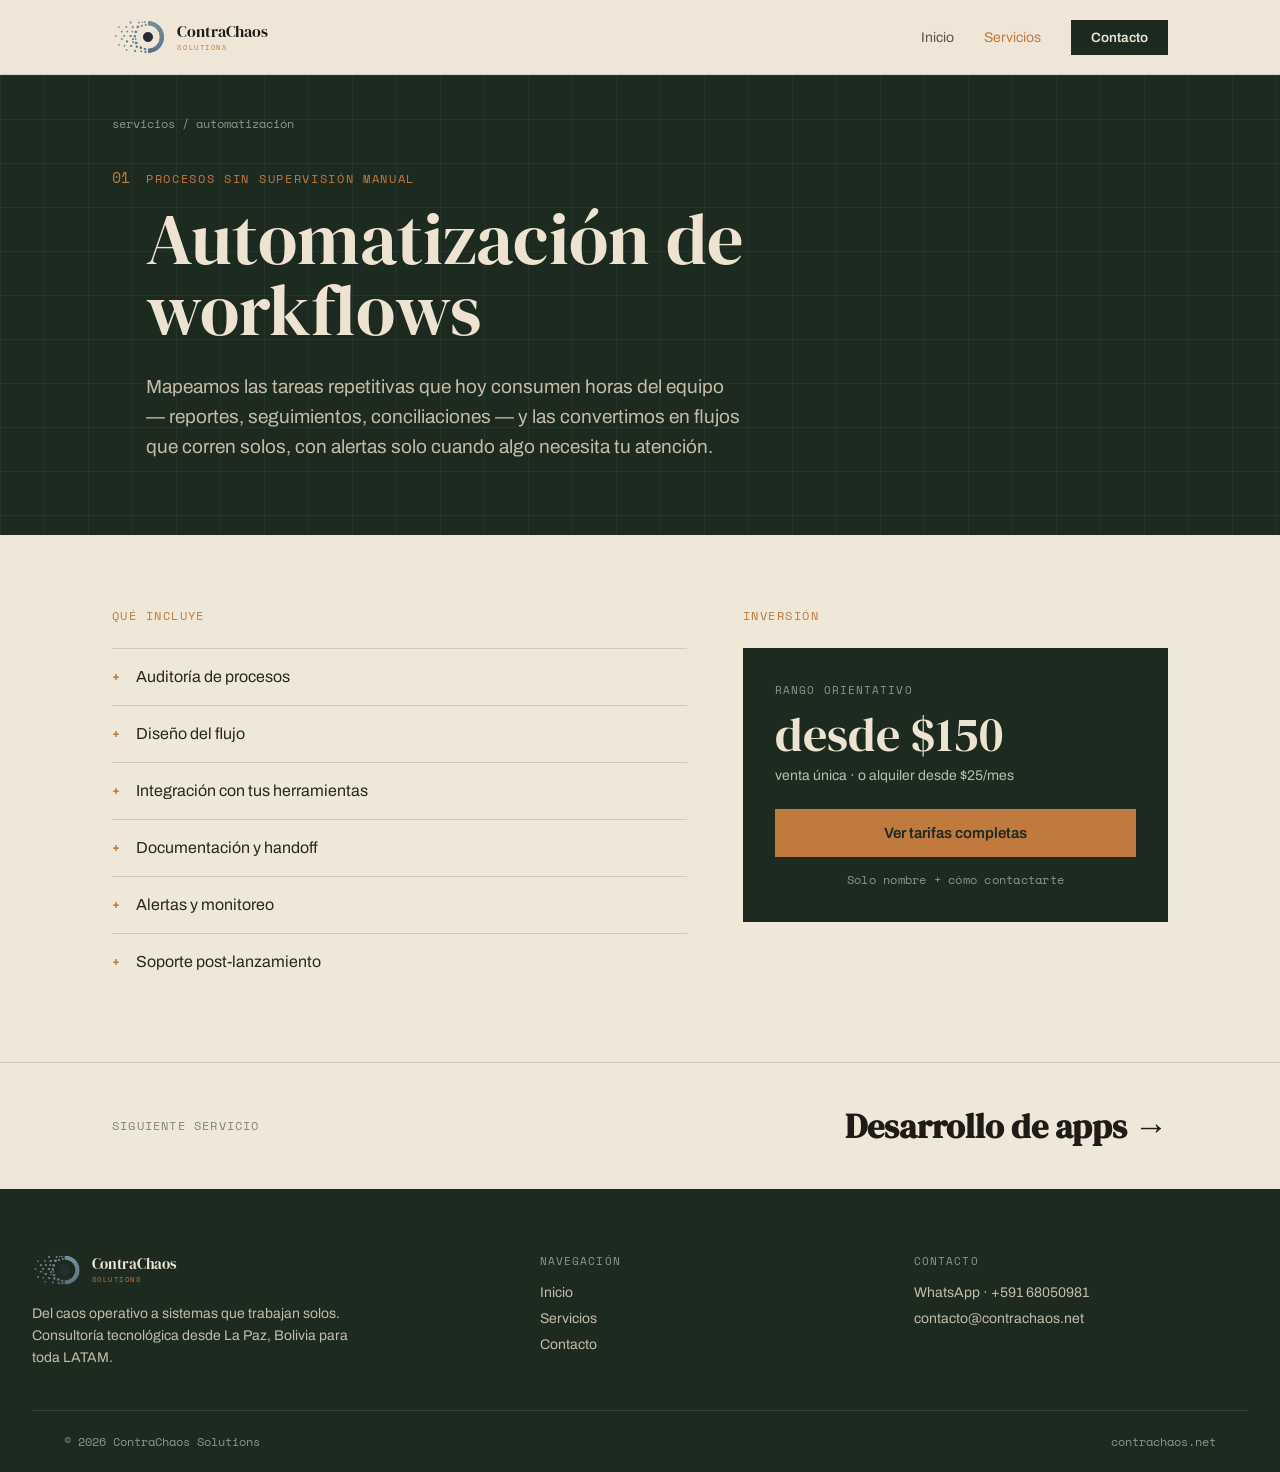
<file: servicios/automatizacion.html>
<!DOCTYPE html>
<html lang="es">
<head>
  <meta charset="UTF-8">
  <meta name="viewport" content="width=device-width, initial-scale=1.0">
  <title>Automatización de procesos en Bolivia — ContraChaos Solutions</title>
  <meta name="description" content="Convertimos reportes, seguimientos y conciliaciones en flujos automáticos que corren solos, con alertas solo cuando algo necesita tu atención.">
  <link rel="canonical" href="https://contrachaos.net/servicios/automatizacion">
  <meta property="og:type" content="website">
  <meta property="og:site_name" content="ContraChaos Solutions">
  <meta property="og:locale" content="es_BO">
  <meta property="og:title" content="Automatización de procesos en Bolivia — ContraChaos Solutions">
  <meta property="og:description" content="Convertimos reportes, seguimientos y conciliaciones en flujos automáticos que corren solos, con alertas solo cuando algo necesita tu atención.">
  <meta property="og:url" content="https://contrachaos.net/servicios/automatizacion">
  <meta property="og:image" content="https://contrachaos.net/img/og-contrachaos.png">
  <meta property="og:image:width" content="1200">
  <meta property="og:image:height" content="630">
  <meta name="twitter:card" content="summary_large_image">
  <meta name="twitter:title" content="Automatización de procesos en Bolivia — ContraChaos Solutions">
  <meta name="twitter:description" content="Convertimos reportes, seguimientos y conciliaciones en flujos automáticos que corren solos, con alertas solo cuando algo necesita tu atención.">
  <meta name="twitter:image" content="https://contrachaos.net/img/og-contrachaos.png">
  <script type="application/ld+json">{"@context":"https://schema.org","@graph":[{"@type":"Service","name":"Automatización de workflows","serviceType":"Automatización de procesos","description":"Convertimos reportes, seguimientos y conciliaciones en flujos automáticos que corren solos, con alertas solo cuando algo necesita tu atención.","url":"https://contrachaos.net/servicios/automatizacion","provider":{"@type":"ProfessionalService","name":"ContraChaos Solutions","url":"https://contrachaos.net/"},"areaServed":{"@type":"Country","name":"Bolivia"}},{"@type":"BreadcrumbList","itemListElement":[{"@type":"ListItem","position":1,"name":"Inicio","item":"https://contrachaos.net/"},{"@type":"ListItem","position":2,"name":"Servicios","item":"https://contrachaos.net/servicios/"},{"@type":"ListItem","position":3,"name":"Automatización de workflows","item":"https://contrachaos.net/servicios/automatizacion"}]}]}</script>
  <link rel="preconnect" href="https://fonts.googleapis.com">
  <link rel="preconnect" href="https://fonts.gstatic.com" crossorigin>
  <link href="https://fonts.googleapis.com/css2?family=Archivo:wght@400;500;600;700&family=DM+Serif+Display:ital,wght@0,400;1,400&family=Space+Mono:wght@400;700&display=swap" rel="stylesheet">
  <link rel="stylesheet" href="/css/styles.css">
</head>
<body>
<div class="site-wrap">

  <!-- NAV -->
  <nav class="nav">
    <div class="container nav-inner">
      <a href="/" class="logo">
        <img src="/img/logo_contrachaos_nav.png" alt="ContraChaos Solutions" class="logo-img">
        <span class="logo-wordmark"><span class="logo-name">ContraChaos</span><span class="logo-sub">Solutions</span></span>
      </a>
      <div class="nav-links">
        <a href="/" class="nav-item">Inicio</a>
        <a href="/servicios/" class="nav-item">Servicios</a>
        <a href="/contacto/" class="btn btn-dark nav-cta">Contacto</a>
      </div>
      <button class="nav-hamburger" id="nav-hamburger" aria-label="Menú">
        <span></span><span></span><span></span>
      </button>
    </div>
    <div class="nav-mobile-panel" id="nav-mobile-panel">
      <a href="/" class="nav-mobile-item">Inicio</a>
      <a href="/servicios/" class="nav-mobile-item">Servicios</a>
      <a href="/contacto/" class="nav-mobile-cta">Contacto</a>
    </div>
  </nav>

  <main>
    <div class="page">

      <!-- HERO -->
      <section class="hero-dark">
        <div class="hero-grid-bg-sm"></div>
        <div class="container" style="position:relative;padding-top:40px;padding-bottom:72px;">
          <div class="breadcrumb">
            <a href="/servicios/">servicios</a>
            <span class="sep"> / </span>
            <span class="current">automatización</span>
          </div>
          <div style="display:flex;gap:16px;align-items:baseline;">
            <span style="font-family:'Space Mono',monospace;font-size:15px;color:#C07A3E;">01</span>
            <div>
              <div class="section-tag" style="margin-bottom:16px;">Procesos sin supervisión manual</div>
              <h1 style="font-size:clamp(40px,6vw,72px);line-height:.99;margin:0 0 26px;max-width:720px;">Automatización de workflows</h1>
              <p style="font-size:clamp(16px,1.9vw,19px);line-height:1.6;color:#c5bca7;max-width:600px;margin:0;">Mapeamos las tareas repetitivas que hoy consumen horas del equipo — reportes, seguimientos, conciliaciones — y las convertimos en flujos que corren solos, con alertas solo cuando algo necesita tu atención.</p>
            </div>
          </div>
        </div>
      </section>

      <!-- CUERPO -->
      <section style="max-width:1120px;margin:0 auto;padding:72px 32px 40px;">
        <div class="service-body-grid">

          <!-- QUÉ INCLUYE -->
          <div data-reveal>
            <div class="section-tag-sm">Qué incluye</div>
            <div class="includes-list">
              <div class="include-item">
                <span class="include-plus">+</span>
                <span class="include-text">Auditoría de procesos</span>
              </div>
              <div class="include-item">
                <span class="include-plus">+</span>
                <span class="include-text">Diseño del flujo</span>
              </div>
              <div class="include-item">
                <span class="include-plus">+</span>
                <span class="include-text">Integración con tus herramientas</span>
              </div>
              <div class="include-item">
                <span class="include-plus">+</span>
                <span class="include-text">Documentación y handoff</span>
              </div>
              <div class="include-item">
                <span class="include-plus">+</span>
                <span class="include-text">Alertas y monitoreo</span>
              </div>
              <div class="include-item">
                <span class="include-plus">+</span>
                <span class="include-text">Soporte post-lanzamiento</span>
              </div>
            </div>
          </div>

          <!-- PRICING GATE -->
          <div data-reveal>
            <div class="section-tag-sm">Inversión</div>
            <div class="gate-card">
              <div class="gate-price-label">Rango orientativo</div>
              <div class="gate-price">desde $150</div>
              <div class="gate-sub">venta única · o alquiler desde $25/mes</div>

              <button id="gate-btn" class="btn btn-amber btn-full" style="margin-top:26px;">Ver tarifas completas</button>
              <p id="gate-note" class="gate-note">Solo nombre + cómo contactarte</p>

              <div id="gate-form-wrap" class="gate-form-wrap">
                <p>Deja tu nombre y cómo contactarte — te mostramos el desglose completo de inmediato. Sin compromiso.</p>
                <form id="gate-form-el" class="gate-fields">
                  <input type="hidden" name="access_key" value="8a9bfd0f-05a2-4cf6-ba6c-6cdfdda0622d">
                  <input type="hidden" name="subject" value="Solicitud de tarifas — Automatización de workflows">
                  <input type="hidden" name="from_name" value="ContraChaos — Tarifas">
                  <input type="hidden" name="tipo" value="solicitud-tarifas">
                  <input type="hidden" name="servicio" value="automatizacion">
                  <input class="gate-input" type="text" name="nombre" placeholder="Tu nombre" required>
                  <input class="gate-input" type="text" name="contacto" placeholder="Email o WhatsApp" required>
                  <button type="submit" class="btn btn-amber btn-full" style="margin-top:0;">Enviar y ver tarifas</button>
                </form>
              </div>

              <div id="gate-success" class="gate-success">
                <div class="gate-tier-table">
                  <div class="gate-tier-label">Desglose por nivel</div>
                  <div class="gate-tier-row">
                    <div class="gate-tier-name">1 flujo simple</div>
                    <div class="gate-tier-prices">
                      <span class="gate-tier-price">Venta: <strong>$150–350</strong></span>
                      <span class="gate-tier-price">Alquiler: <strong>$25–50/mes</strong></span>
                    </div>
                  </div>
                  <div class="gate-tier-row">
                    <div class="gate-tier-name">Sistema con varios flujos</div>
                    <div class="gate-tier-prices">
                      <span class="gate-tier-price">Venta: <strong>$400–1.200</strong></span>
                      <span class="gate-tier-price">Alquiler: <strong>$60–150/mes</strong></span>
                    </div>
                  </div>
                  <div class="gate-tier-row">
                    <div class="gate-tier-name">Solo mantenimiento</div>
                    <div class="gate-tier-prices">
                      <span class="gate-tier-price-only"><strong>$60–180/mes</strong> (sin venta)</span>
                    </div>
                  </div>
                </div>
                ¿Quieres hablar directo? <a href="https://wa.me/59168050981" style="color:#C07A3E;">WhatsApp +591 68050981</a>
              </div>
            </div>
          </div>

        </div>
      </section>

      <!-- SIGUIENTE SERVICIO -->
      <div class="next-service">
        <a href="/servicios/apps" class="next-service-link" data-reveal>
          <span style="font-family:'Space Mono',monospace;font-size:12px;letter-spacing:.1em;text-transform:uppercase;color:#8a8273;">Siguiente servicio</span>
          <span class="arrow-link" style="font-family:'DM Serif Display',serif;font-size:clamp(24px,3vw,34px);">Desarrollo de apps →</span>
        </a>
      </div>

    </div>
  </main>

  <!-- FOOTER -->
  <footer class="footer">
    <div class="footer-inner">
      <div class="footer-grid">
        <div>
          <div class="footer-logo">
          <img src="/img/logo_contrachaos_transparente.png" alt="ContraChaos Solutions" class="logo-img-footer">
          <span class="logo-wordmark"><span class="logo-name">ContraChaos</span><span class="logo-sub">Solutions</span></span>
        </div>
          <p class="footer-desc">Del caos operativo a sistemas que trabajan solos. Consultoría tecnológica desde La Paz, Bolivia para toda LATAM.</p>
        </div>
        <div>
          <div class="footer-col-head">Navegación</div>
          <div class="footer-nav">
            <a href="/" class="footer-link">Inicio</a>
            <a href="/servicios/" class="footer-link">Servicios</a>
            <a href="/contacto/" class="footer-link">Contacto</a>
          </div>
        </div>
        <div>
          <div class="footer-col-head">Contacto</div>
          <div class="footer-nav">
            <a href="https://wa.me/59168050981" class="footer-link">WhatsApp · +591 68050981</a>
            <a href="mailto:contacto@contrachaos.net" class="footer-link">contacto@contrachaos.net</a>
          </div>
        </div>
      </div>
      <div class="footer-bottom">
        <span>© 2026 ContraChaos Solutions</span>
        <span>contrachaos.net</span>
      </div>
    </div>
  </footer>

</div>
<script src="/js/main.js"></script>
</body>
</html>
</file>
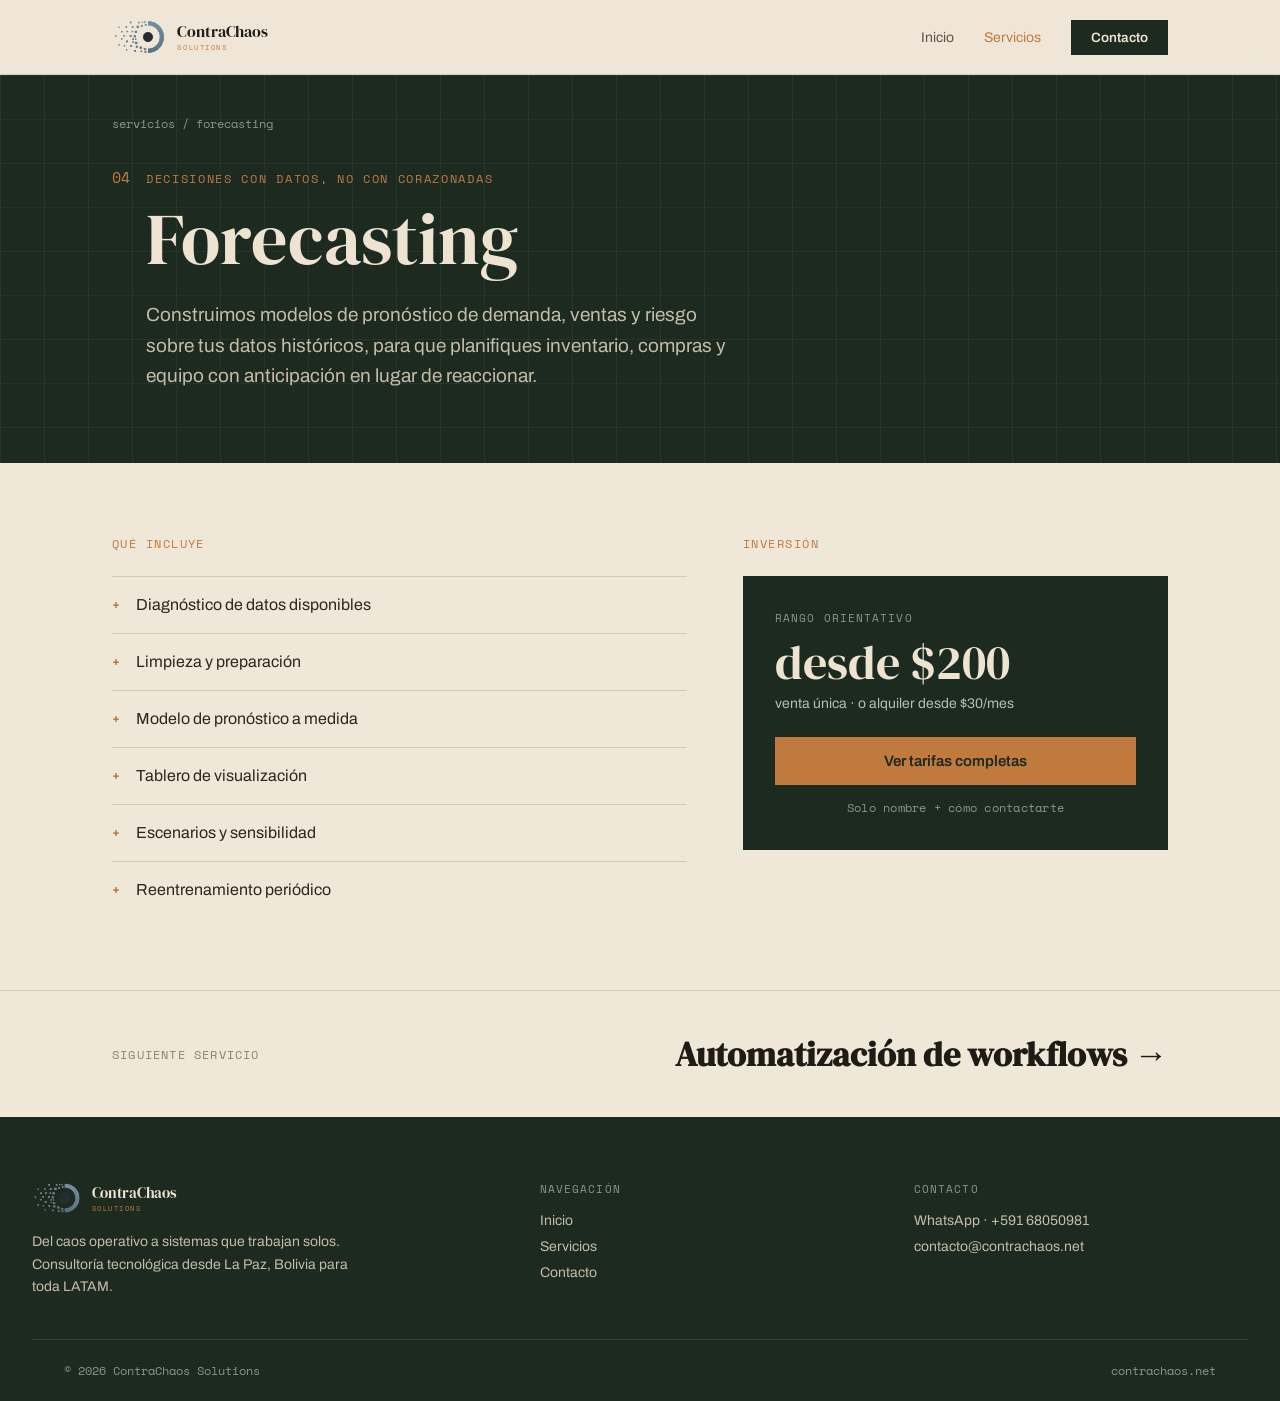
<file: servicios/forecasting.html>
<!DOCTYPE html>
<html lang="es">
<head>
  <meta charset="UTF-8">
  <meta name="viewport" content="width=device-width, initial-scale=1.0">
  <title>Forecasting y pronóstico de demanda — ContraChaos Solutions</title>
  <meta name="description" content="Construimos modelos de pronóstico de demanda, ventas y riesgo sobre tus datos históricos, para que planifiques con anticipación en lugar de reaccionar.">
  <link rel="canonical" href="https://contrachaos.net/servicios/forecasting">
  <meta property="og:type" content="website">
  <meta property="og:site_name" content="ContraChaos Solutions">
  <meta property="og:locale" content="es_BO">
  <meta property="og:title" content="Forecasting y pronóstico de demanda — ContraChaos Solutions">
  <meta property="og:description" content="Construimos modelos de pronóstico de demanda, ventas y riesgo sobre tus datos históricos, para que planifiques con anticipación en lugar de reaccionar.">
  <meta property="og:url" content="https://contrachaos.net/servicios/forecasting">
  <meta property="og:image" content="https://contrachaos.net/img/og-contrachaos.png">
  <meta property="og:image:width" content="1200">
  <meta property="og:image:height" content="630">
  <meta name="twitter:card" content="summary_large_image">
  <meta name="twitter:title" content="Forecasting y pronóstico de demanda — ContraChaos Solutions">
  <meta name="twitter:description" content="Construimos modelos de pronóstico de demanda, ventas y riesgo sobre tus datos históricos, para que planifiques con anticipación en lugar de reaccionar.">
  <meta name="twitter:image" content="https://contrachaos.net/img/og-contrachaos.png">
  <script type="application/ld+json">{"@context":"https://schema.org","@graph":[{"@type":"Service","name":"Forecasting","serviceType":"Modelos de pronóstico de demanda, ventas y riesgo","description":"Construimos modelos de pronóstico de demanda, ventas y riesgo sobre tus datos históricos, para que planifiques con anticipación en lugar de reaccionar.","url":"https://contrachaos.net/servicios/forecasting","provider":{"@type":"ProfessionalService","name":"ContraChaos Solutions","url":"https://contrachaos.net/"},"areaServed":{"@type":"Country","name":"Bolivia"}},{"@type":"BreadcrumbList","itemListElement":[{"@type":"ListItem","position":1,"name":"Inicio","item":"https://contrachaos.net/"},{"@type":"ListItem","position":2,"name":"Servicios","item":"https://contrachaos.net/servicios/"},{"@type":"ListItem","position":3,"name":"Forecasting","item":"https://contrachaos.net/servicios/forecasting"}]}]}</script>
  <link rel="preconnect" href="https://fonts.googleapis.com">
  <link rel="preconnect" href="https://fonts.gstatic.com" crossorigin>
  <link href="https://fonts.googleapis.com/css2?family=Archivo:wght@400;500;600;700&family=DM+Serif+Display:ital,wght@0,400;1,400&family=Space+Mono:wght@400;700&display=swap" rel="stylesheet">
  <link rel="stylesheet" href="/css/styles.css">
</head>
<body>
<div class="site-wrap">

  <!-- NAV -->
  <nav class="nav">
    <div class="container nav-inner">
      <a href="/" class="logo">
        <img src="/img/logo_contrachaos_nav.png" alt="ContraChaos Solutions" class="logo-img">
        <span class="logo-wordmark"><span class="logo-name">ContraChaos</span><span class="logo-sub">Solutions</span></span>
      </a>
      <div class="nav-links">
        <a href="/" class="nav-item">Inicio</a>
        <a href="/servicios/" class="nav-item">Servicios</a>
        <a href="/contacto/" class="btn btn-dark nav-cta">Contacto</a>
      </div>
      <button class="nav-hamburger" id="nav-hamburger" aria-label="Menú">
        <span></span><span></span><span></span>
      </button>
    </div>
    <div class="nav-mobile-panel" id="nav-mobile-panel">
      <a href="/" class="nav-mobile-item">Inicio</a>
      <a href="/servicios/" class="nav-mobile-item">Servicios</a>
      <a href="/contacto/" class="nav-mobile-cta">Contacto</a>
    </div>
  </nav>

  <main>
    <div class="page">

      <!-- HERO -->
      <section class="hero-dark">
        <div class="hero-grid-bg-sm"></div>
        <div class="container" style="position:relative;padding-top:40px;padding-bottom:72px;">
          <div class="breadcrumb">
            <a href="/servicios/">servicios</a>
            <span class="sep"> / </span>
            <span class="current">forecasting</span>
          </div>
          <div style="display:flex;gap:16px;align-items:baseline;">
            <span style="font-family:'Space Mono',monospace;font-size:15px;color:#C07A3E;">04</span>
            <div>
              <div class="section-tag" style="margin-bottom:16px;">Decisiones con datos, no con corazonadas</div>
              <h1 style="font-size:clamp(40px,6vw,72px);line-height:.99;margin:0 0 26px;max-width:720px;">Forecasting</h1>
              <p style="font-size:clamp(16px,1.9vw,19px);line-height:1.6;color:#c5bca7;max-width:600px;margin:0;">Construimos modelos de pronóstico de demanda, ventas y riesgo sobre tus datos históricos, para que planifiques inventario, compras y equipo con anticipación en lugar de reaccionar.</p>
            </div>
          </div>
        </div>
      </section>

      <!-- CUERPO -->
      <section style="max-width:1120px;margin:0 auto;padding:72px 32px 40px;">
        <div class="service-body-grid">

          <!-- QUÉ INCLUYE -->
          <div data-reveal>
            <div class="section-tag-sm">Qué incluye</div>
            <div class="includes-list">
              <div class="include-item">
                <span class="include-plus">+</span>
                <span class="include-text">Diagnóstico de datos disponibles</span>
              </div>
              <div class="include-item">
                <span class="include-plus">+</span>
                <span class="include-text">Limpieza y preparación</span>
              </div>
              <div class="include-item">
                <span class="include-plus">+</span>
                <span class="include-text">Modelo de pronóstico a medida</span>
              </div>
              <div class="include-item">
                <span class="include-plus">+</span>
                <span class="include-text">Tablero de visualización</span>
              </div>
              <div class="include-item">
                <span class="include-plus">+</span>
                <span class="include-text">Escenarios y sensibilidad</span>
              </div>
              <div class="include-item">
                <span class="include-plus">+</span>
                <span class="include-text">Reentrenamiento periódico</span>
              </div>
            </div>
          </div>

          <!-- PRICING GATE -->
          <div data-reveal>
            <div class="section-tag-sm">Inversión</div>
            <div class="gate-card">
              <div class="gate-price-label">Rango orientativo</div>
              <div class="gate-price">desde $200</div>
              <div class="gate-sub">venta única · o alquiler desde $30/mes</div>

              <button id="gate-btn" class="btn btn-amber btn-full" style="margin-top:26px;">Ver tarifas completas</button>
              <p id="gate-note" class="gate-note">Solo nombre + cómo contactarte</p>

              <div id="gate-form-wrap" class="gate-form-wrap">
                <p>Deja tu nombre y cómo contactarte — te mostramos el desglose completo de inmediato. Sin compromiso.</p>
                <form id="gate-form-el" class="gate-fields">
                  <input type="hidden" name="access_key" value="8a9bfd0f-05a2-4cf6-ba6c-6cdfdda0622d">
                  <input type="hidden" name="subject" value="Solicitud de tarifas — Forecasting">
                  <input type="hidden" name="from_name" value="ContraChaos — Tarifas">
                  <input type="hidden" name="tipo" value="solicitud-tarifas">
                  <input type="hidden" name="servicio" value="forecasting">
                  <input class="gate-input" type="text" name="nombre" placeholder="Tu nombre" required>
                  <input class="gate-input" type="text" name="contacto" placeholder="Email o WhatsApp" required>
                  <button type="submit" class="btn btn-amber btn-full" style="margin-top:0;">Enviar y ver tarifas</button>
                </form>
              </div>

              <div id="gate-success" class="gate-success">
                <div class="gate-tier-table">
                  <div class="gate-tier-label">Desglose por nivel</div>
                  <div class="gate-tier-row">
                    <div class="gate-tier-name">Análisis puntual</div>
                    <div class="gate-tier-prices">
                      <span class="gate-tier-price">Venta: <strong>$200–400</strong></span>
                      <span class="gate-tier-price">Alquiler: <strong>$30–60/mes</strong></span>
                    </div>
                  </div>
                  <div class="gate-tier-row">
                    <div class="gate-tier-name">Modelo de forecasting</div>
                    <div class="gate-tier-prices">
                      <span class="gate-tier-price">Venta: <strong>$400–1.000</strong></span>
                      <span class="gate-tier-price">Alquiler: <strong>$60–130/mes</strong></span>
                    </div>
                  </div>
                  <div class="gate-tier-row">
                    <div class="gate-tier-name">Consultoría continua</div>
                    <div class="gate-tier-prices">
                      <span class="gate-tier-price-only"><strong>$80–200/mes</strong> (sin venta)</span>
                    </div>
                  </div>
                </div>
                ¿Quieres hablar directo? <a href="https://wa.me/59168050981" style="color:#C07A3E;">WhatsApp +591 68050981</a>
              </div>
            </div>
          </div>

        </div>
      </section>

      <!-- SIGUIENTE SERVICIO (circular: forecasting → automatizacion) -->
      <div class="next-service">
        <a href="/servicios/automatizacion" class="next-service-link" data-reveal>
          <span style="font-family:'Space Mono',monospace;font-size:12px;letter-spacing:.1em;text-transform:uppercase;color:#8a8273;">Siguiente servicio</span>
          <span class="arrow-link" style="font-family:'DM Serif Display',serif;font-size:clamp(24px,3vw,34px);">Automatización de workflows →</span>
        </a>
      </div>

    </div>
  </main>

  <!-- FOOTER -->
  <footer class="footer">
    <div class="footer-inner">
      <div class="footer-grid">
        <div>
          <div class="footer-logo">
          <img src="/img/logo_contrachaos_transparente.png" alt="ContraChaos Solutions" class="logo-img-footer">
          <span class="logo-wordmark"><span class="logo-name">ContraChaos</span><span class="logo-sub">Solutions</span></span>
        </div>
          <p class="footer-desc">Del caos operativo a sistemas que trabajan solos. Consultoría tecnológica desde La Paz, Bolivia para toda LATAM.</p>
        </div>
        <div>
          <div class="footer-col-head">Navegación</div>
          <div class="footer-nav">
            <a href="/" class="footer-link">Inicio</a>
            <a href="/servicios/" class="footer-link">Servicios</a>
            <a href="/contacto/" class="footer-link">Contacto</a>
          </div>
        </div>
        <div>
          <div class="footer-col-head">Contacto</div>
          <div class="footer-nav">
            <a href="https://wa.me/59168050981" class="footer-link">WhatsApp · +591 68050981</a>
            <a href="mailto:contacto@contrachaos.net" class="footer-link">contacto@contrachaos.net</a>
          </div>
        </div>
      </div>
      <div class="footer-bottom">
        <span>© 2026 ContraChaos Solutions</span>
        <span>contrachaos.net</span>
      </div>
    </div>
  </footer>

</div>
<script src="/js/main.js"></script>
</body>
</html>
</file>
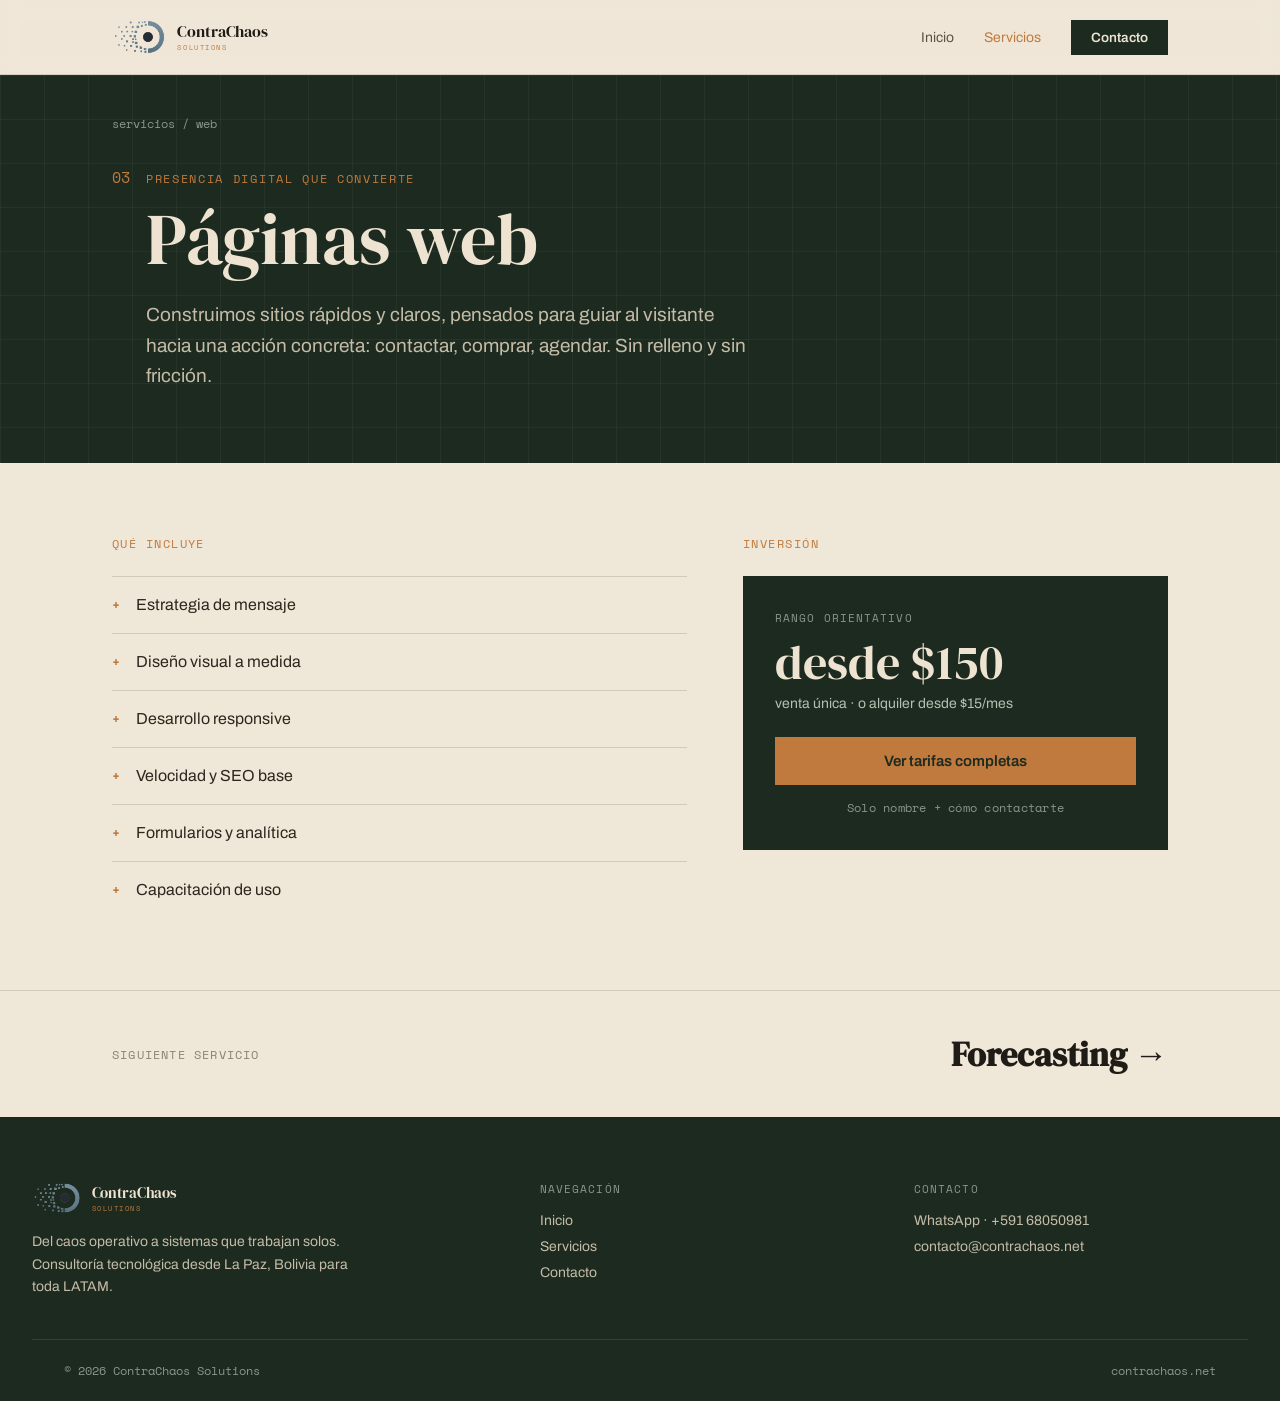
<file: servicios/web.html>
<!DOCTYPE html>
<html lang="es">
<head>
  <meta charset="UTF-8">
  <meta name="viewport" content="width=device-width, initial-scale=1.0">
  <title>Páginas web en La Paz, Bolivia — ContraChaos Solutions</title>
  <meta name="description" content="Diseño y desarrollo de páginas web en La Paz, Bolivia: sitios rápidos y claros para que el visitante contacte, compre o agende. SEO base incluido.">
  <link rel="canonical" href="https://contrachaos.net/servicios/web">
  <meta property="og:type" content="website">
  <meta property="og:site_name" content="ContraChaos Solutions">
  <meta property="og:locale" content="es_BO">
  <meta property="og:title" content="Páginas web en La Paz, Bolivia — ContraChaos Solutions">
  <meta property="og:description" content="Diseño y desarrollo de páginas web en La Paz, Bolivia: sitios rápidos y claros para que el visitante contacte, compre o agende. SEO base incluido.">
  <meta property="og:url" content="https://contrachaos.net/servicios/web">
  <meta property="og:image" content="https://contrachaos.net/img/og-contrachaos.png">
  <meta property="og:image:width" content="1200">
  <meta property="og:image:height" content="630">
  <meta name="twitter:card" content="summary_large_image">
  <meta name="twitter:title" content="Páginas web en La Paz, Bolivia — ContraChaos Solutions">
  <meta name="twitter:description" content="Diseño y desarrollo de páginas web en La Paz, Bolivia: sitios rápidos y claros para que el visitante contacte, compre o agende. SEO base incluido.">
  <meta name="twitter:image" content="https://contrachaos.net/img/og-contrachaos.png">
  <script type="application/ld+json">{"@context":"https://schema.org","@graph":[{"@type":"Service","name":"Páginas web","serviceType":"Diseño y desarrollo web","description":"Diseño y desarrollo de páginas web en La Paz, Bolivia: sitios rápidos y claros para que el visitante contacte, compre o agende. SEO base incluido.","url":"https://contrachaos.net/servicios/web","provider":{"@type":"ProfessionalService","name":"ContraChaos Solutions","url":"https://contrachaos.net/"},"areaServed":{"@type":"Country","name":"Bolivia"}},{"@type":"BreadcrumbList","itemListElement":[{"@type":"ListItem","position":1,"name":"Inicio","item":"https://contrachaos.net/"},{"@type":"ListItem","position":2,"name":"Servicios","item":"https://contrachaos.net/servicios/"},{"@type":"ListItem","position":3,"name":"Páginas web","item":"https://contrachaos.net/servicios/web"}]}]}</script>
  <link rel="preconnect" href="https://fonts.googleapis.com">
  <link rel="preconnect" href="https://fonts.gstatic.com" crossorigin>
  <link href="https://fonts.googleapis.com/css2?family=Archivo:wght@400;500;600;700&family=DM+Serif+Display:ital,wght@0,400;1,400&family=Space+Mono:wght@400;700&display=swap" rel="stylesheet">
  <link rel="stylesheet" href="/css/styles.css">
</head>
<body>
<div class="site-wrap">

  <!-- NAV -->
  <nav class="nav">
    <div class="container nav-inner">
      <a href="/" class="logo">
        <img src="/img/logo_contrachaos_nav.png" alt="ContraChaos Solutions" class="logo-img">
        <span class="logo-wordmark"><span class="logo-name">ContraChaos</span><span class="logo-sub">Solutions</span></span>
      </a>
      <div class="nav-links">
        <a href="/" class="nav-item">Inicio</a>
        <a href="/servicios/" class="nav-item">Servicios</a>
        <a href="/contacto/" class="btn btn-dark nav-cta">Contacto</a>
      </div>
      <button class="nav-hamburger" id="nav-hamburger" aria-label="Menú">
        <span></span><span></span><span></span>
      </button>
    </div>
    <div class="nav-mobile-panel" id="nav-mobile-panel">
      <a href="/" class="nav-mobile-item">Inicio</a>
      <a href="/servicios/" class="nav-mobile-item">Servicios</a>
      <a href="/contacto/" class="nav-mobile-cta">Contacto</a>
    </div>
  </nav>

  <main>
    <div class="page">

      <!-- HERO -->
      <section class="hero-dark">
        <div class="hero-grid-bg-sm"></div>
        <div class="container" style="position:relative;padding-top:40px;padding-bottom:72px;">
          <div class="breadcrumb">
            <a href="/servicios/">servicios</a>
            <span class="sep"> / </span>
            <span class="current">web</span>
          </div>
          <div style="display:flex;gap:16px;align-items:baseline;">
            <span style="font-family:'Space Mono',monospace;font-size:15px;color:#C07A3E;">03</span>
            <div>
              <div class="section-tag" style="margin-bottom:16px;">Presencia digital que convierte</div>
              <h1 style="font-size:clamp(40px,6vw,72px);line-height:.99;margin:0 0 26px;max-width:720px;">Páginas web</h1>
              <p style="font-size:clamp(16px,1.9vw,19px);line-height:1.6;color:#c5bca7;max-width:600px;margin:0;">Construimos sitios rápidos y claros, pensados para guiar al visitante hacia una acción concreta: contactar, comprar, agendar. Sin relleno y sin fricción.</p>
            </div>
          </div>
        </div>
      </section>

      <!-- CUERPO -->
      <section style="max-width:1120px;margin:0 auto;padding:72px 32px 40px;">
        <div class="service-body-grid">

          <!-- QUÉ INCLUYE -->
          <div data-reveal>
            <div class="section-tag-sm">Qué incluye</div>
            <div class="includes-list">
              <div class="include-item">
                <span class="include-plus">+</span>
                <span class="include-text">Estrategia de mensaje</span>
              </div>
              <div class="include-item">
                <span class="include-plus">+</span>
                <span class="include-text">Diseño visual a medida</span>
              </div>
              <div class="include-item">
                <span class="include-plus">+</span>
                <span class="include-text">Desarrollo responsive</span>
              </div>
              <div class="include-item">
                <span class="include-plus">+</span>
                <span class="include-text">Velocidad y SEO base</span>
              </div>
              <div class="include-item">
                <span class="include-plus">+</span>
                <span class="include-text">Formularios y analítica</span>
              </div>
              <div class="include-item">
                <span class="include-plus">+</span>
                <span class="include-text">Capacitación de uso</span>
              </div>
            </div>
          </div>

          <!-- PRICING GATE -->
          <div data-reveal>
            <div class="section-tag-sm">Inversión</div>
            <div class="gate-card">
              <div class="gate-price-label">Rango orientativo</div>
              <div class="gate-price">desde $150</div>
              <div class="gate-sub">venta única · o alquiler desde $15/mes</div>

              <button id="gate-btn" class="btn btn-amber btn-full" style="margin-top:26px;">Ver tarifas completas</button>
              <p id="gate-note" class="gate-note">Solo nombre + cómo contactarte</p>

              <div id="gate-form-wrap" class="gate-form-wrap">
                <p>Deja tu nombre y cómo contactarte — te mostramos el desglose completo de inmediato. Sin compromiso.</p>
                <form id="gate-form-el" class="gate-fields">
                  <input type="hidden" name="access_key" value="8a9bfd0f-05a2-4cf6-ba6c-6cdfdda0622d">
                  <input type="hidden" name="subject" value="Solicitud de tarifas — Páginas web">
                  <input type="hidden" name="from_name" value="ContraChaos — Tarifas">
                  <input type="hidden" name="tipo" value="solicitud-tarifas">
                  <input type="hidden" name="servicio" value="web">
                  <input class="gate-input" type="text" name="nombre" placeholder="Tu nombre" required>
                  <input class="gate-input" type="text" name="contacto" placeholder="Email o WhatsApp" required>
                  <button type="submit" class="btn btn-amber btn-full" style="margin-top:0;">Enviar y ver tarifas</button>
                </form>
              </div>

              <div id="gate-success" class="gate-success">
                <div class="gate-tier-table">
                  <div class="gate-tier-label">Desglose por nivel</div>
                  <div class="gate-tier-row">
                    <div class="gate-tier-name">Landing simple</div>
                    <div class="gate-tier-prices">
                      <span class="gate-tier-price">Venta: <strong>$150–250</strong></span>
                      <span class="gate-tier-price">Alquiler: <strong>$15–25/mes</strong></span>
                    </div>
                  </div>
                  <div class="gate-tier-row">
                    <div class="gate-tier-name">Sitio corporativo</div>
                    <div class="gate-tier-prices">
                      <span class="gate-tier-price">Venta: <strong>$300–550</strong></span>
                      <span class="gate-tier-price">Alquiler: <strong>$30–55/mes</strong></span>
                    </div>
                  </div>
                  <div class="gate-tier-row">
                    <div class="gate-tier-name">Sitio avanzado (CMS + integraciones)</div>
                    <div class="gate-tier-prices">
                      <span class="gate-tier-price">Venta: <strong>$550–1.000</strong></span>
                      <span class="gate-tier-price">Alquiler: <strong>$55–100/mes</strong></span>
                    </div>
                  </div>
                </div>
                ¿Quieres hablar directo? <a href="https://wa.me/59168050981" style="color:#C07A3E;">WhatsApp +591 68050981</a>
              </div>
            </div>
          </div>

        </div>
      </section>

      <!-- SIGUIENTE SERVICIO -->
      <div class="next-service">
        <a href="/servicios/forecasting" class="next-service-link" data-reveal>
          <span style="font-family:'Space Mono',monospace;font-size:12px;letter-spacing:.1em;text-transform:uppercase;color:#8a8273;">Siguiente servicio</span>
          <span class="arrow-link" style="font-family:'DM Serif Display',serif;font-size:clamp(24px,3vw,34px);">Forecasting →</span>
        </a>
      </div>

    </div>
  </main>

  <!-- FOOTER -->
  <footer class="footer">
    <div class="footer-inner">
      <div class="footer-grid">
        <div>
          <div class="footer-logo">
          <img src="/img/logo_contrachaos_transparente.png" alt="ContraChaos Solutions" class="logo-img-footer">
          <span class="logo-wordmark"><span class="logo-name">ContraChaos</span><span class="logo-sub">Solutions</span></span>
        </div>
          <p class="footer-desc">Del caos operativo a sistemas que trabajan solos. Consultoría tecnológica desde La Paz, Bolivia para toda LATAM.</p>
        </div>
        <div>
          <div class="footer-col-head">Navegación</div>
          <div class="footer-nav">
            <a href="/" class="footer-link">Inicio</a>
            <a href="/servicios/" class="footer-link">Servicios</a>
            <a href="/contacto/" class="footer-link">Contacto</a>
          </div>
        </div>
        <div>
          <div class="footer-col-head">Contacto</div>
          <div class="footer-nav">
            <a href="https://wa.me/59168050981" class="footer-link">WhatsApp · +591 68050981</a>
            <a href="mailto:contacto@contrachaos.net" class="footer-link">contacto@contrachaos.net</a>
          </div>
        </div>
      </div>
      <div class="footer-bottom">
        <span>© 2026 ContraChaos Solutions</span>
        <span>contrachaos.net</span>
      </div>
    </div>
  </footer>

</div>
<script src="/js/main.js"></script>
</body>
</html>
</file>
<file: css/styles.css>
/* === RESET & BASE === */
*, *::before, *::after { box-sizing: border-box; }
html, body { margin: 0; padding: 0; overflow-x: hidden; max-width: 100%; }
img { max-width: 100%; display: block; }
body { background: #EFE7D7; color: #1F1B16; font-family: 'Archivo', sans-serif; -webkit-font-smoothing: antialiased; }
::selection { background: #C07A3E; color: #1C2A20; }
a { text-decoration: none; color: inherit; transition: color .18s ease; }
input, textarea, button, select { font-family: 'Archivo', sans-serif; }
input:focus, textarea:focus, select:focus { outline: none; border-color: #C07A3E !important; }
h1, h2, h3, h4 { font-family: 'DM Serif Display', serif; font-weight: 400; margin: 0; }

/* === ANIMATIONS === */
@keyframes pageIn { from { opacity: 0; transform: translateY(16px); } to { opacity: 1; transform: translateY(0); } }
@keyframes gridShift { from { background-position: 0 0; } to { background-position: 48px 48px; } }

/* === LAYOUT === */
.page { animation: pageIn .5s ease both; }
.container { max-width: 1120px; margin: 0 auto; padding: 0 32px; }
.site-wrap { min-height: 100vh; display: flex; flex-direction: column; overflow-x: hidden; }
main { flex: 1; overflow-x: hidden; }

/* === NAV === */
.nav {
  position: sticky; top: 0; z-index: 50;
  background: rgba(239,231,215,.92);
  backdrop-filter: blur(8px);
  -webkit-backdrop-filter: blur(8px);
  border-bottom: 1px solid rgba(31,27,22,.12);
}
.nav-inner {
  display: flex; align-items: center; justify-content: space-between;
  padding-top: 18px; padding-bottom: 18px;
}
.logo { display: flex; align-items: center; flex-shrink: 0; min-width: 0; gap: 10px; }
.logo-img { display: block; height: 38px; max-height: 38px; width: auto; max-width: 180px; object-fit: contain; flex-shrink: 0; }
.logo-img-footer { display: block; height: 34px; max-height: 34px; width: auto; max-width: 180px; object-fit: contain; flex-shrink: 0; }
.logo-wordmark { display: flex; flex-direction: column; gap: 5px; line-height: 1; }
.logo-name { font-family: 'DM Serif Display', serif; font-size: 16px; color: #1F1B16; letter-spacing: -.01em; white-space: nowrap; }
.logo-sub { font-family: 'Space Mono', monospace; font-size: 7px; letter-spacing: .22em; text-transform: uppercase; color: #C07A3E; white-space: nowrap; }
.nav-links { display: flex; gap: 30px; align-items: center; }
.nav-item { font-size: 14px; color: #5b5346; }
.nav-item:hover, .nav-item.active { color: #C07A3E; }

/* === BUTTONS === */
.btn {
  display: inline-flex; align-items: center; cursor: pointer;
  transition: transform .18s ease, background .2s ease, color .2s ease, box-shadow .2s ease;
  text-decoration: none; border: none; font-family: 'Archivo', sans-serif;
}
.btn:hover { transform: translateY(-2px); }
.btn-dark { background: #1C2A20; color: #EDE3D0; padding: 10px 20px; font-size: 13.5px; font-weight: 600; }
.btn-amber { background: #C07A3E; color: #1C2A20; padding: 16px 32px; font-size: 15px; font-weight: 600; }
.btn-outline { border: 1px solid rgba(237,227,208,.4); color: #EDE3D0; padding: 16px 30px; font-size: 15px; background: transparent; }
.btn-dark-lg { background: #1C2A20; color: #EDE3D0; padding: 17px 34px; font-size: 15px; font-weight: 600; white-space: nowrap; }
.btn-full { width: 100%; justify-content: center; }

/* === ARROW LINK === */
.arrow-link { display: inline-flex; gap: 8px; align-items: center; transition: gap .2s ease; font-weight: 600; }
.arrow-link:hover { gap: 14px; }

/* === GRID HERO BG === */
.hero-grid-bg {
  position: absolute; inset: 0; pointer-events: none;
  background-image: linear-gradient(rgba(237,227,208,.06) 1px, transparent 1px), linear-gradient(90deg, rgba(237,227,208,.06) 1px, transparent 1px);
  background-size: 48px 48px;
  animation: gridShift 9s linear infinite;
}
.hero-grid-bg-sm {
  position: absolute; inset: 0; pointer-events: none;
  background-image: linear-gradient(rgba(237,227,208,.05) 1px, transparent 1px), linear-gradient(90deg, rgba(237,227,208,.05) 1px, transparent 1px);
  background-size: 44px 44px;
}

/* === DARK HERO === */
.hero-dark { background: #1C2A20; color: #EDE3D0; position: relative; overflow: hidden; max-width: 100%; }

/* === SECTION TAGS === */
.section-tag { font-family: 'Space Mono', monospace; font-size: 12px; letter-spacing: .14em; text-transform: uppercase; color: #C07A3E; margin-bottom: 14px; }
.section-tag-sm { font-family: 'Space Mono', monospace; font-size: 12px; letter-spacing: .12em; text-transform: uppercase; color: #C07A3E; margin-bottom: 24px; }

/* === SERVICE CARDS === */
.scard { transition: transform .25s ease, box-shadow .25s ease; }
.scard:hover { transform: translateY(-4px); box-shadow: 0 16px 40px rgba(28,42,32,.16); }

/* === SERVICES GRID === */
.services-grid { display: grid; grid-template-columns: repeat(2, 1fr); gap: 20px; }
.services-grid-lg { display: grid; grid-template-columns: repeat(2, 1fr); gap: 22px; }

/* === PROCESS GRID === */
.process-grid { display: grid; grid-template-columns: repeat(4, 1fr); gap: 1px; background: rgba(31,27,22,.14); border: 1px solid rgba(31,27,22,.14); }
.process-step { background: #EFE7D7; padding: 28px 24px; display: flex; flex-direction: column; gap: 12px; min-height: 190px; }

/* === CTA BAND === */
.cta-band { background: #C07A3E; color: #1C2A20; }
.cta-band-inner { padding: 72px 0; display: flex; justify-content: space-between; align-items: center; flex-wrap: wrap; gap: 28px; }

/* === PRICING GATE === */
.gate-card { background: #1C2A20; color: #EDE3D0; padding: 34px 32px; }
.gate-price-label { font-family: 'Space Mono', monospace; font-size: 11px; letter-spacing: .1em; text-transform: uppercase; color: #8a978a; margin-bottom: 12px; }
.gate-price { font-family: 'DM Serif Display', serif; font-size: 48px; line-height: 1; }
.gate-sub { font-size: 14px; color: #b6c0b0; margin-top: 10px; }
.gate-form-wrap { margin-top: 26px; padding-top: 24px; border-top: 1px solid rgba(237,227,208,.18); display: none; }
.gate-form-wrap.open { display: block; }
.gate-form-wrap p { font-size: 14px; line-height: 1.55; color: #cdd4c8; margin: 0 0 18px; }
.gate-fields { display: flex; flex-direction: column; gap: 12px; }
.gate-input { border: 1px solid rgba(237,227,208,.28); background: rgba(237,227,208,.06); padding: 13px 15px; font-size: 14px; color: #EDE3D0; width: 100%; }
.gate-input::placeholder { color: rgba(237,227,208,.45); }
.gate-note { font-size: 12px; color: #8a978a; margin: 14px 0 0; text-align: center; font-family: 'Space Mono', monospace; letter-spacing: .02em; }
.gate-success { margin-top: 26px; padding-top: 24px; border-top: 1px solid rgba(237,227,208,.18); font-size: 14px; color: #cdd4c8; line-height: 1.6; display: none; }
.gate-success.show { display: block; }
.gate-tier-table { margin: 16px 0 20px; display: flex; flex-direction: column; gap: 0; }
.gate-tier-row { padding: 14px 0; border-bottom: 1px solid rgba(237,227,208,.10); }
.gate-tier-row:last-child { border-bottom: none; }
.gate-tier-label { font-family: 'Space Mono', monospace; font-size: 10px; letter-spacing: .1em; text-transform: uppercase; color: #8a978a; margin-bottom: 6px; }
.gate-tier-name { font-size: 14px; color: #EDE3D0; font-weight: 500; margin-bottom: 5px; }
.gate-tier-prices { display: flex; gap: 16px; flex-wrap: wrap; }
.gate-tier-price { font-size: 13px; color: #cdd4c8; }
.gate-tier-price strong { color: #C07A3E; font-weight: 600; }
.gate-tier-price-only { font-size: 13px; color: #cdd4c8; font-style: italic; }

/* === SERVICE BODY === */
.service-body-grid { display: grid; grid-template-columns: 1.15fr .85fr; gap: 56px; }
.includes-list { display: flex; flex-direction: column; }
.include-item { display: flex; gap: 16px; align-items: baseline; padding: 18px 0; border-top: 1px solid rgba(31,27,22,.14); }
.include-plus { font-family: 'Space Mono', monospace; font-size: 13px; color: #C07A3E; font-weight: 700; flex-shrink: 0; }
.include-text { font-size: 16px; color: #2c271f; }

/* === NEXT SERVICE === */
.next-service { border-top: 1px solid rgba(31,27,22,.14); margin-top: 32px; }
.next-service-link { display: flex; justify-content: space-between; align-items: center; color: #1F1B16; gap: 20px; flex-wrap: wrap; padding: 40px 32px; max-width: 1120px; margin: 0 auto; }

/* === CONTACT === */
.contact-grid { display: grid; grid-template-columns: .8fr 1.2fr; gap: 48px; align-items: start; }
.contact-channels { display: flex; flex-direction: column; gap: 16px; }
.channel-card { text-decoration: none; padding: 26px; display: flex; flex-direction: column; gap: 8px; transition: transform .25s ease, box-shadow .25s ease; }
.channel-card:hover { transform: translateY(-4px); box-shadow: 0 16px 40px rgba(28,42,32,.16); }
.channel-card-dark { background: #1C2A20; color: #EDE3D0; }
.channel-card-light { background: #fff; border: 1px solid rgba(31,27,22,.14); color: #1F1B16; }
.channel-label { font-family: 'Space Mono', monospace; font-size: 11px; letter-spacing: .1em; text-transform: uppercase; color: #C07A3E; }
.channel-value { font-family: 'DM Serif Display', serif; font-size: 24px; }
.channel-meta-dark { font-size: 13px; color: #b6c0b0; }
.channel-meta-light { font-size: 13px; color: #5b5346; }
.contact-location { padding: 8px 4px; font-size: 13px; color: #5b5346; line-height: 1.6; }
.contact-form-box { background: #fff; border: 1px solid rgba(31,27,22,.14); padding: 38px 36px; }
.pills { display: flex; gap: 10px; flex-wrap: wrap; }
.pill { border: 1px solid rgba(31,27,22,.2); background: #fff; color: #1F1B16; padding: 9px 16px; font-size: 13px; font-weight: 500; cursor: pointer; transition: all .18s; }
.pill:hover { border-color: #1C2A20; }
.pill.active { background: #1C2A20; color: #EDE3D0; border-color: #1C2A20; }
.form-label { font-size: 12.5px; color: #5b5346; display: block; margin-bottom: 7px; }
.form-label-mono { font-family: 'Space Mono', monospace; font-size: 11px; letter-spacing: .08em; text-transform: uppercase; color: #8a8273; display: block; margin-bottom: 14px; }
.form-input { width: 100%; border: 1px solid rgba(31,27,22,.2); background: #faf6ee; padding: 13px 14px; font-size: 14px; color: #1F1B16; }
.form-textarea { width: 100%; border: 1px solid rgba(31,27,22,.2); background: #faf6ee; padding: 13px 14px; font-size: 14px; color: #1F1B16; resize: vertical; font-family: 'Archivo', sans-serif; }
.form-grid-2 { display: grid; grid-template-columns: 1fr 1fr; gap: 16px; }
.form-optional { color: #a89e8c; }
.form-row { display: flex; justify-content: space-between; align-items: center; gap: 16px; flex-wrap: wrap; }
.form-note { font-size: 12.5px; color: #8a8273; font-family: 'Space Mono', monospace; }

/* === BREADCRUMB === */
.breadcrumb { font-family: 'Space Mono', monospace; font-size: 12px; color: #8a978a; margin-bottom: 34px; }
.breadcrumb a { color: #8a978a; }
.breadcrumb a:hover { color: #EDE3D0; }

/* === FOOTER === */
.footer { background: #1C2A20; color: #c5bca7; overflow: hidden; }
.footer-inner { padding: 64px 32px 0; max-width: 100%; }
.footer-grid { display: grid; grid-template-columns: 1.4fr 1fr 1fr; gap: 40px; padding-bottom: 40px; }
.footer-logo { display: flex; align-items: center; gap: 10px; margin-bottom: 16px; }
.footer-logo .logo-name { color: #EDE3D0; font-size: 15px; }
.footer-desc { font-size: 14px; line-height: 1.6; max-width: 320px; margin: 0; }
.footer-col-head { font-family: 'Space Mono', monospace; font-size: 11px; letter-spacing: .1em; text-transform: uppercase; color: #8a978a; margin-bottom: 16px; }
.footer-nav { display: flex; flex-direction: column; gap: 11px; font-size: 14px; }
.footer-link { color: #c5bca7; }
.footer-link:hover { color: #EDE3D0; }
.footer-bottom { border-top: 1px solid rgba(237,227,208,.12); padding: 22px 32px; display: flex; justify-content: space-between; align-items: center; flex-wrap: wrap; gap: 12px; font-family: 'Space Mono', monospace; font-size: 11.5px; color: #8a978a; }

/* === HAMBURGER MENU === */
.nav-hamburger {
  display: none;
  flex-direction: column;
  gap: 5px;
  cursor: pointer;
  background: none;
  border: none;
  padding: 4px;
}
.nav-hamburger span {
  display: block;
  width: 24px;
  height: 2px;
  background: #1F1B16;
  transition: transform .25s ease, opacity .25s ease;
}
.nav-hamburger.open span:nth-child(1) { transform: translateY(7px) rotate(45deg); }
.nav-hamburger.open span:nth-child(2) { opacity: 0; }
.nav-hamburger.open span:nth-child(3) { transform: translateY(-7px) rotate(-45deg); }

.nav-mobile-panel {
  display: none;
  flex-direction: column;
  gap: 0;
  background: rgba(239,231,215,.98);
  backdrop-filter: blur(8px);
  -webkit-backdrop-filter: blur(8px);
  border-top: 1px solid rgba(31,27,22,.10);
  padding: 8px 0 16px;
}
.nav-mobile-panel.open { display: flex; }
.nav-mobile-item {
  font-size: 16px;
  color: #5b5346;
  padding: 14px 32px;
  display: block;
  border-bottom: 1px solid rgba(31,27,22,.07);
  transition: color .18s, background .18s;
}
.nav-mobile-item:hover, .nav-mobile-item.active { color: #C07A3E; background: rgba(192,122,62,.06); }
.nav-mobile-cta {
  margin: 14px 32px 0;
  background: #1C2A20;
  color: #EDE3D0;
  padding: 14px 20px;
  font-size: 15px;
  font-weight: 600;
  text-align: center;
  display: block;
}

/* === RESPONSIVE === */
@media (max-width: 900px) {
  .process-grid { grid-template-columns: repeat(2, 1fr); }
  .contact-grid { grid-template-columns: 1fr; }
  .footer-grid { grid-template-columns: 1fr 1fr; }
  .service-body-grid { grid-template-columns: 1fr; }
}
@media (max-width: 768px) {
  .container { padding: 0 20px; }
  .services-grid, .services-grid-lg { grid-template-columns: 1fr; }
  .form-grid-2 { grid-template-columns: 1fr; }
  .footer-grid { grid-template-columns: 1fr; }
  .process-grid { grid-template-columns: 1fr; }
  .cta-band-inner { flex-direction: column; }
  .nav-links { display: none !important; }
  .nav-hamburger { display: flex !important; }
  .logo-img { height: 28px; max-height: 28px; }
  .logo-img-footer { height: 28px; max-height: 28px; }
  .logo-name { font-size: 14px; }
  .logo-sub { font-size: 6.5px; letter-spacing: .18em; }
  .logo { gap: 8px; }
  .contact-grid { grid-template-columns: 1fr; }
  .service-body-grid { grid-template-columns: 1fr; }
  .next-service-link { flex-direction: column; align-items: flex-start; gap: 12px; }
}
@media (prefers-reduced-motion: reduce) {
  [data-reveal] { opacity: 1 !important; transform: none !important; transition: none !important; }
  .hero-grid-bg { animation: none; }
}
</file>
